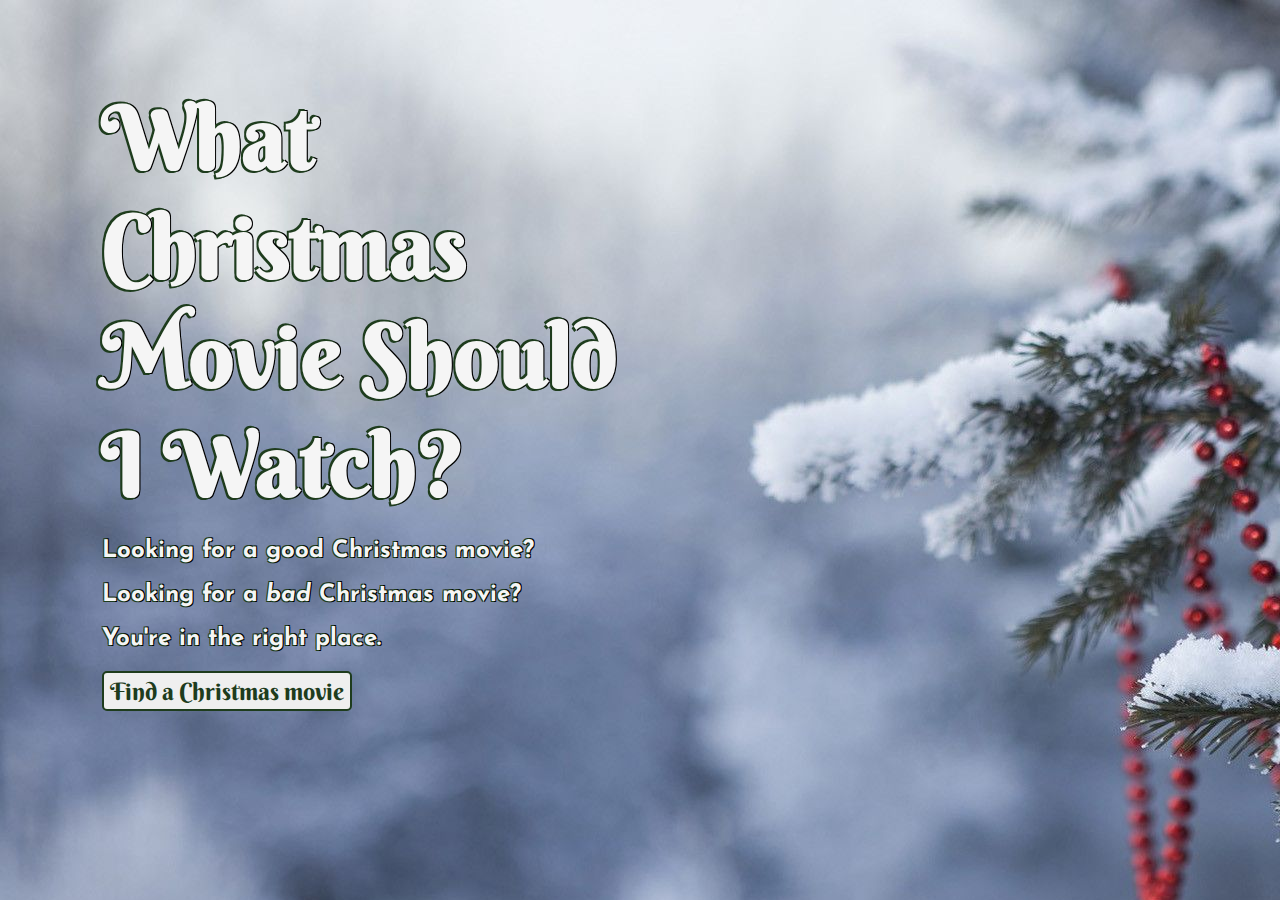
<file: Xmas_movie_chooser/index.html>
<!DOCTYPE html>
 <html lang="en">
 <head>
    <meta charset="utf-8">
    <link href="./style.css" type="text/CSS" rel="stylesheet">
    <link rel="preconnect" href="https://fonts.gstatic.com">
    <link rel="preconnect" href="https://fonts.gstatic.com" crossorigin>
    <link href="https://fonts.googleapis.com/css2?family=Josefin+Sans&display=swap" rel="stylesheet">
    <link href="https://fonts.googleapis.com/css2?family=Berkshire+Swash&display=swap" rel="stylesheet">
    <link href="https://fonts.googleapis.com/css2?family=Shippori+Antique&display=swap" rel="stylesheet">
    <title>What Christmas Movie Should I Watch?</title>
 </head>
 <body>
    <header id="landingPage">
      <br><h1 class="landing">What Christmas Movie Should I Watch?</h1>
      <h2 class="landing">Looking for a good Christmas movie?</h2>
      <h2 class="landing">Looking for a <em>bad</em> Christmas movie?</h2>
      <h2 class="landing">You're in the right place.</h2>
      <button id="goToBooleans" onclick="clickTheButton()">Find a Christmas movie</button>
    </header>
    <main id="movieChooser">
      <h1>Select the elements you want to see in a Christmas movie.</h1>
     <div id="booleans" class="grid-container">
       <div class="grid-item">
          <input type="checkbox" id="romance" name="romance" value="romance" onclick="chooseRomance()"></input>
          <label for="romance">A love story</label></div>
       <div class="grid-item">
          <input type="checkbox" id="musical" name="musical" value="musical" onclick="chooseMusical()"></input>
          <label for="musical">Singing and dancing</label></div>
       <div class="grid-item">
          <input type="checkbox" id="mistakenId" name="mistakenId" value="mistakenId" onclick="chooseMistakenId()"></input>
          <label for="mistakenId">A case of mistaken identity</label></div>
       <div class="grid-item">
          <input type="checkbox" id="charmingInn" name="charmingInn" value="charmingInn" onclick="chooseInn()"></input>
          <label for="charmingInn">A charming rural inn or bakery</label></div>
       <div class="grid-item">
            <input type="checkbox" id="royal" name="royal" value="royal" onclick="chooseRoyal()"></input>
            <label for="royal">A royal fairy tale</label>
        </div>
        <div class="grid-item">
            <input type="checkbox" id="familyIsNumber1" name="familyIsNumber1" value="familyIsNumber1" onclick="chooseFamily()"></input>
            <label for="familyIsNumber1">A lesson about the importance of family</label>
        </div>
        <div class="grid-item">
            <input type="checkbox" id="country" name="country" value="country" onclick="chooseCountry()"></input>
            <label for="country">A city fish out of water</label>
        </div>
        <div class="grid-item">
            <input type="checkbox" id="magic" name="magic" value="magic" onclick="chooseMagic()"></input>
            <label for="magic">Christmas magic</label>
        </div>
        <div class="grid-item">
            <input type="checkbox" id="famousActor" name="famousActor" value="famousActor" onclick="chooseFamousActor()"></input>
            <label for="famousActor">A well-known but aging actor</label>
        </div>
        <div class="grid-item">
            <input type="checkbox" id="childStar" name="childStar" value="childStar" onclick="chooseChildStar()"></input>
            <label for="childStar">A former child star grown up OR a grown-up star as a child</label>
        </div>
        <div class="grid-item">
            <input type="checkbox" id="familyFriendly" name="familyFriendly" value="familyFriendly" onclick="chooseFamilyFriendly()"></input>
            <label for="familyFriendly">A story the whole family can enjoy</label>
        </div>
      </div><br>
      <button id="makeChoice" onclick="chooseMovie()">Find me a Christmas movie!</button>
      <button id="perfectMovie" onclick="choosePerfectMovie()">Nothing but the best for me</button>
      <button id="worstMovie" onclick="chooseWorstMovie()">GIVE ME YOUR WORST.</button>
    </main><br>
 <main id="movieRec">
    <div id="introToMovies">
    <!-- movie intro piece here -->
    </div>
    <section id="movieRecommendations" class="movies">
        <!-- movie titles here -->
    </section>
    <br><button id="worstButton" onclick="oneMore()">I've seen that one.</button>
    <br><button onclick="window.location.reload()">Start over</button>
<footer>
    <br><br><aside id="more">Find out more! This <a href="./allmovies.html">alphabetical list</a> includes all the movies I've seen, with scores, summaries, comments, and stars!</aside>
    <br><span id="contact"><a href="http://ninjalante.github.io/resume.html">Like what you see</a>? I'm open to work! @ me: <a href="mailto:gretacwink@gmail.com">gretacwink@gmail.com</a></span>
</footer>
</main>

 
    <script src="./movie_objects.js"></script>
    <script src="./moviechooser.js"></script>
 </body>
 </html>
</file>
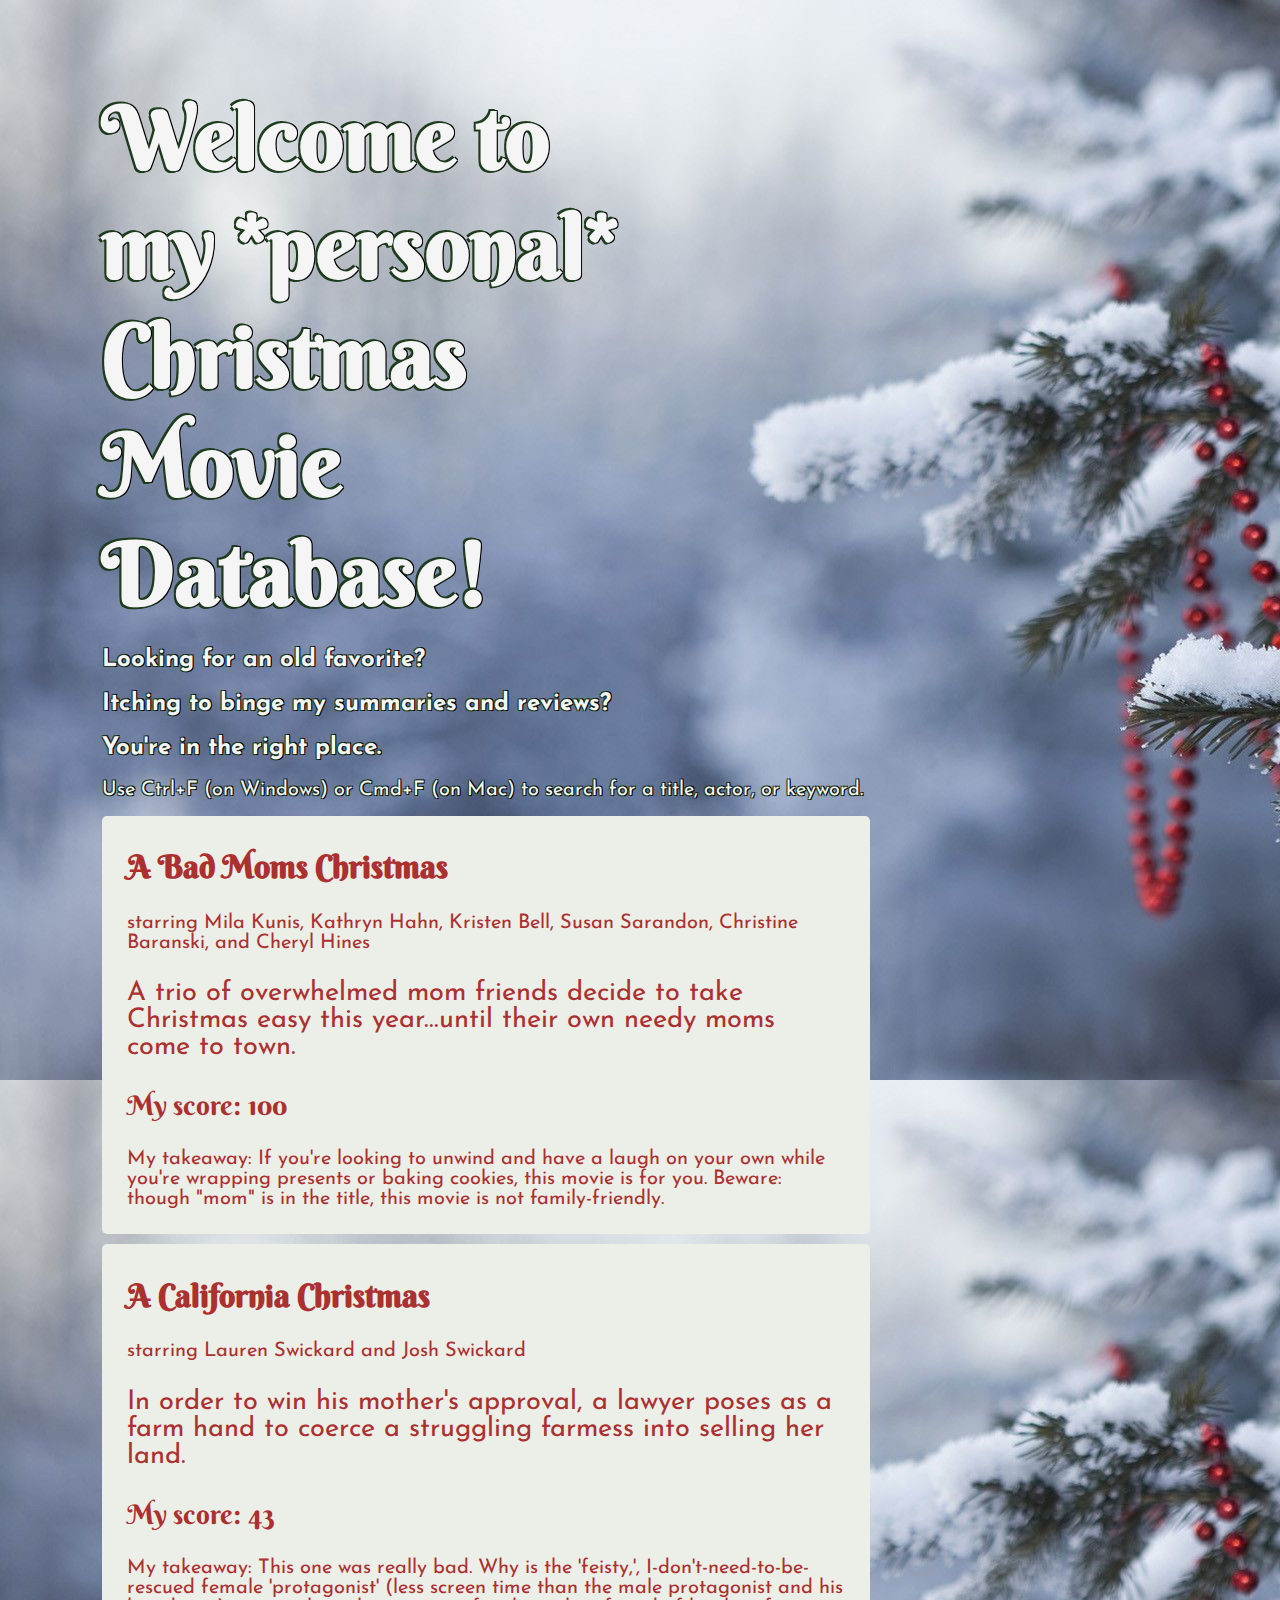
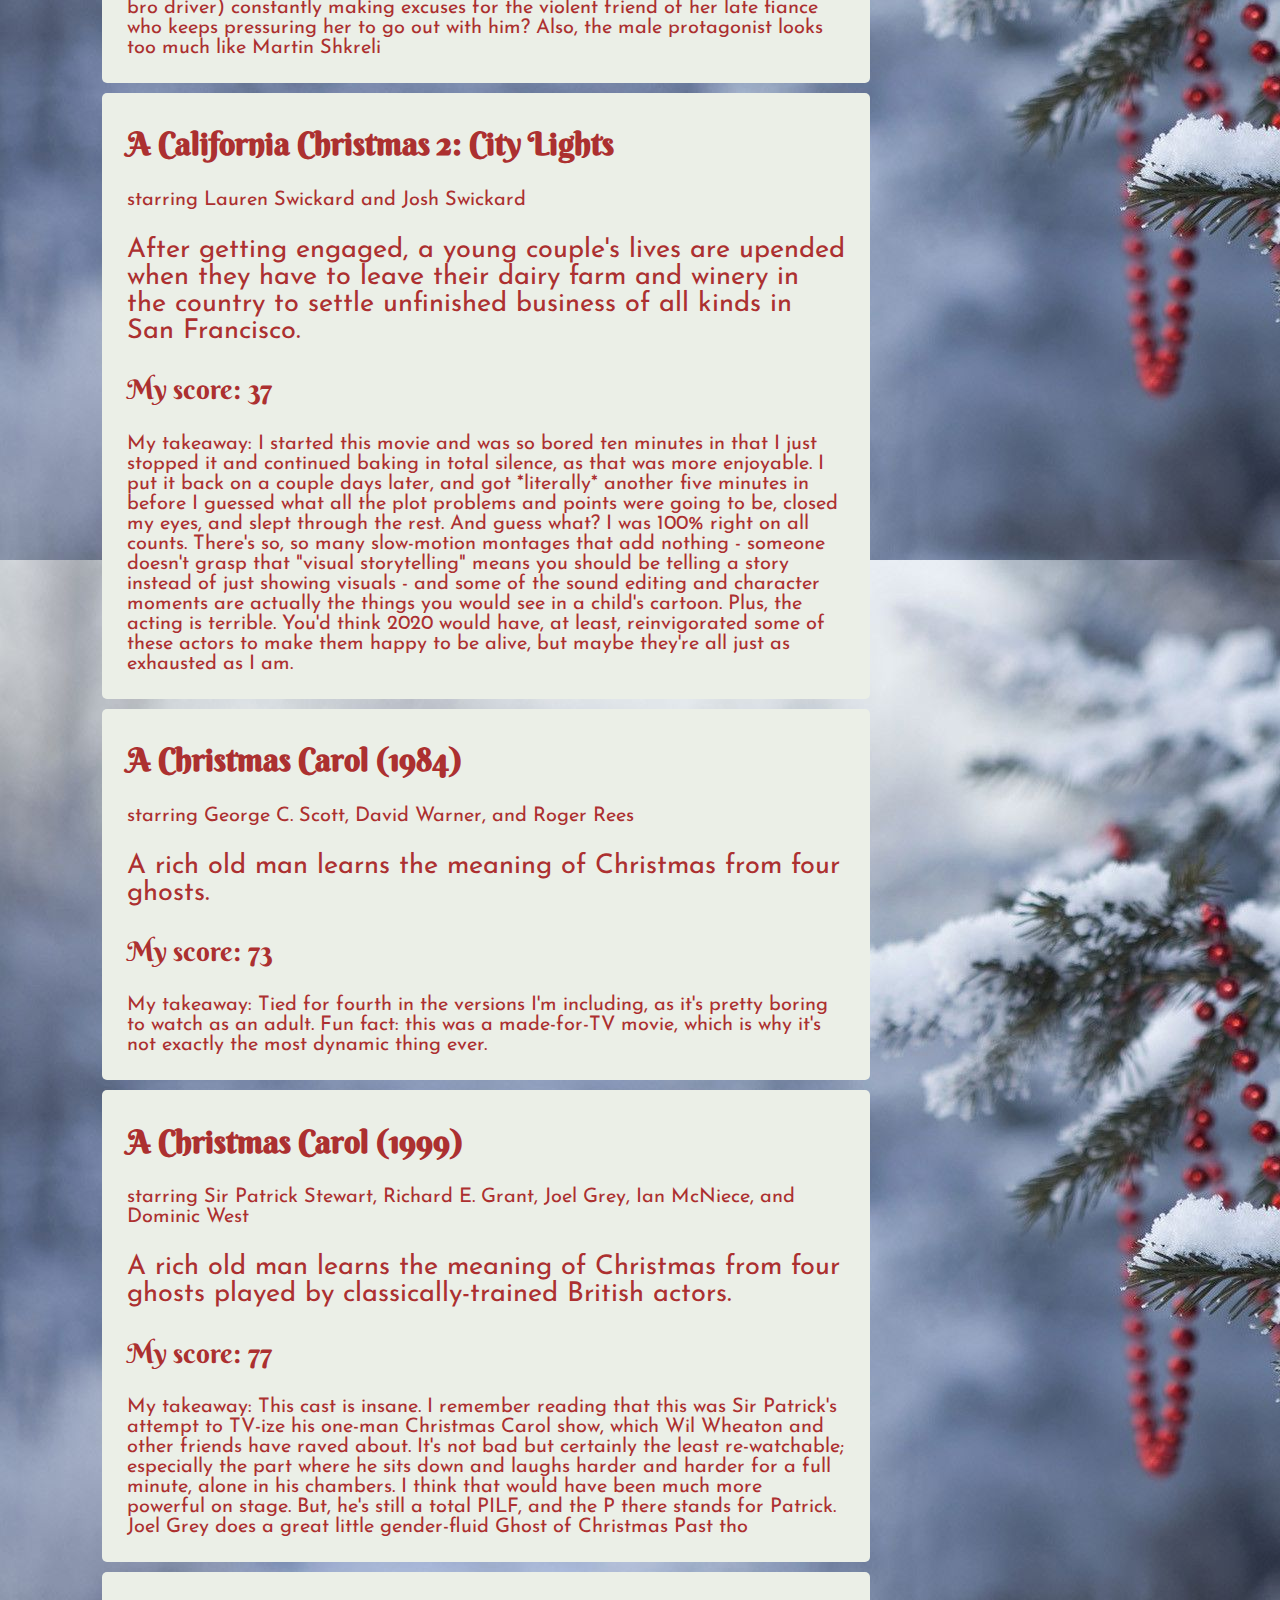
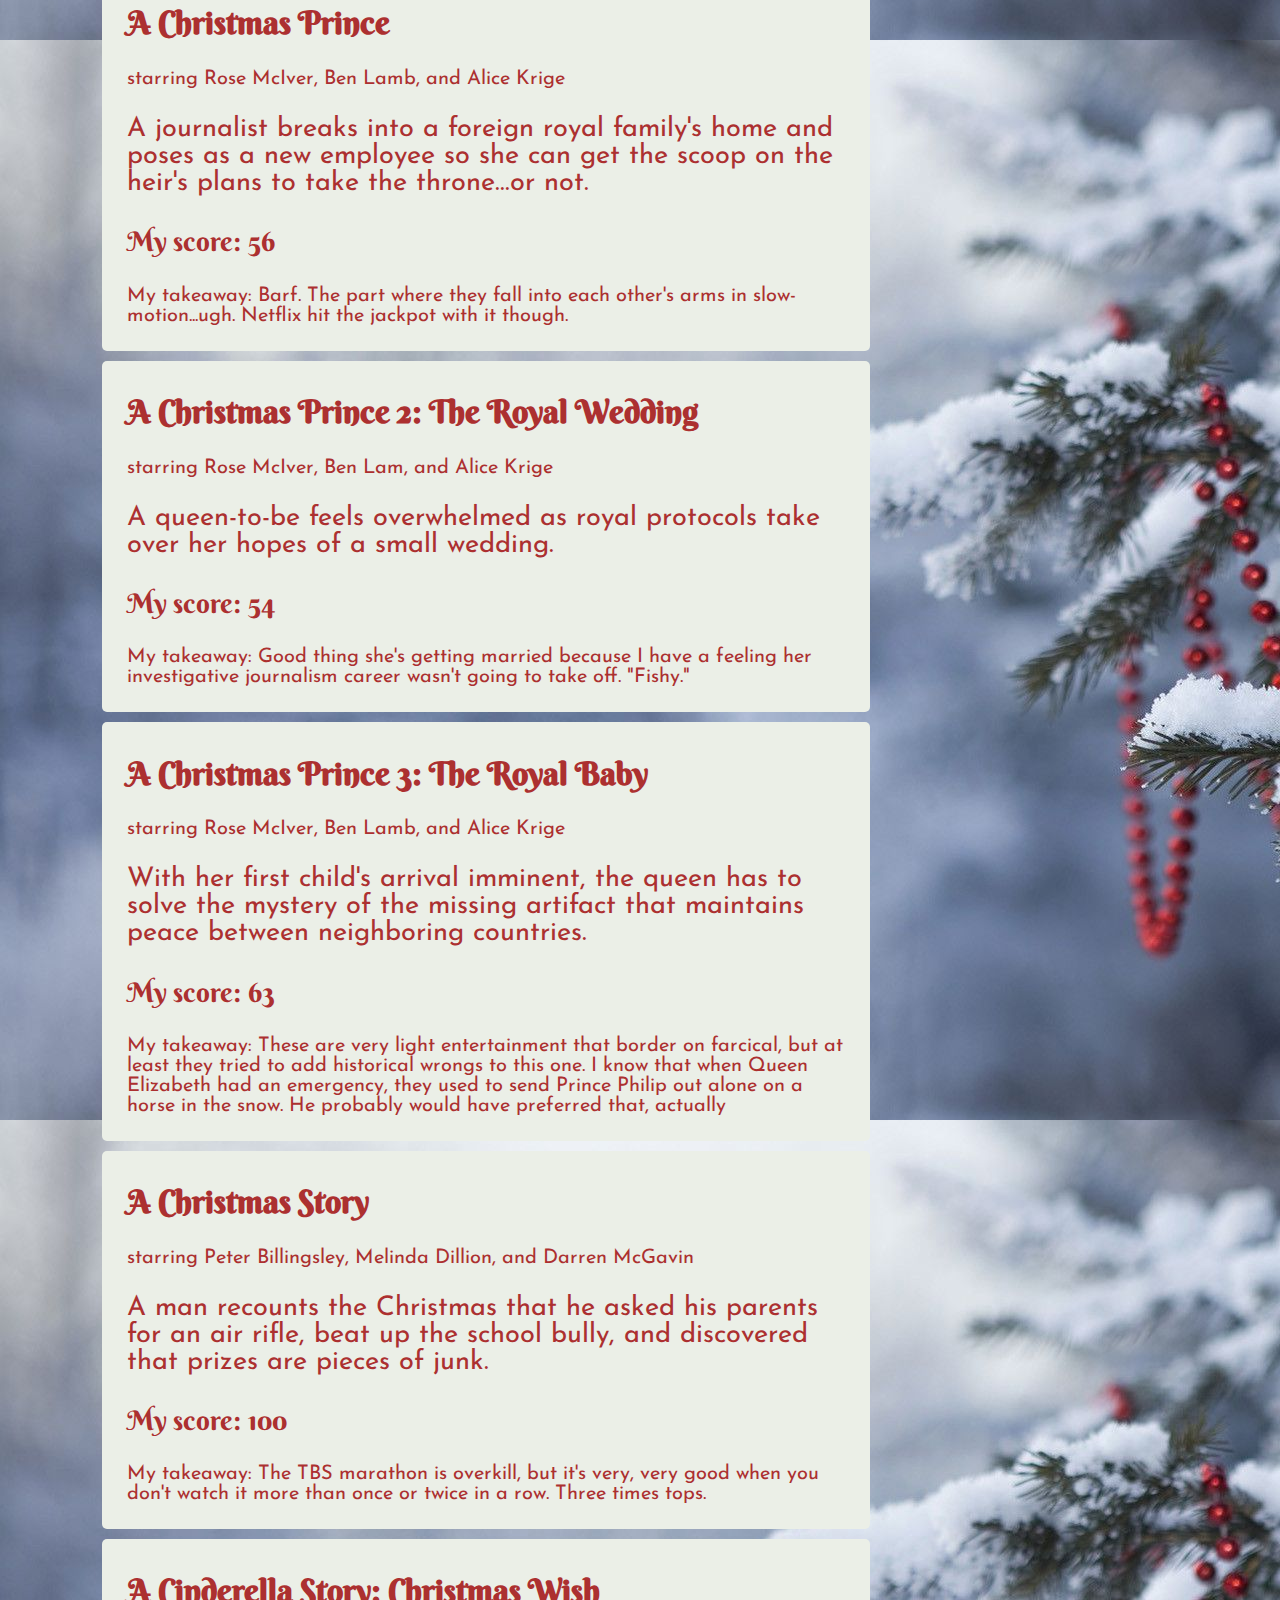
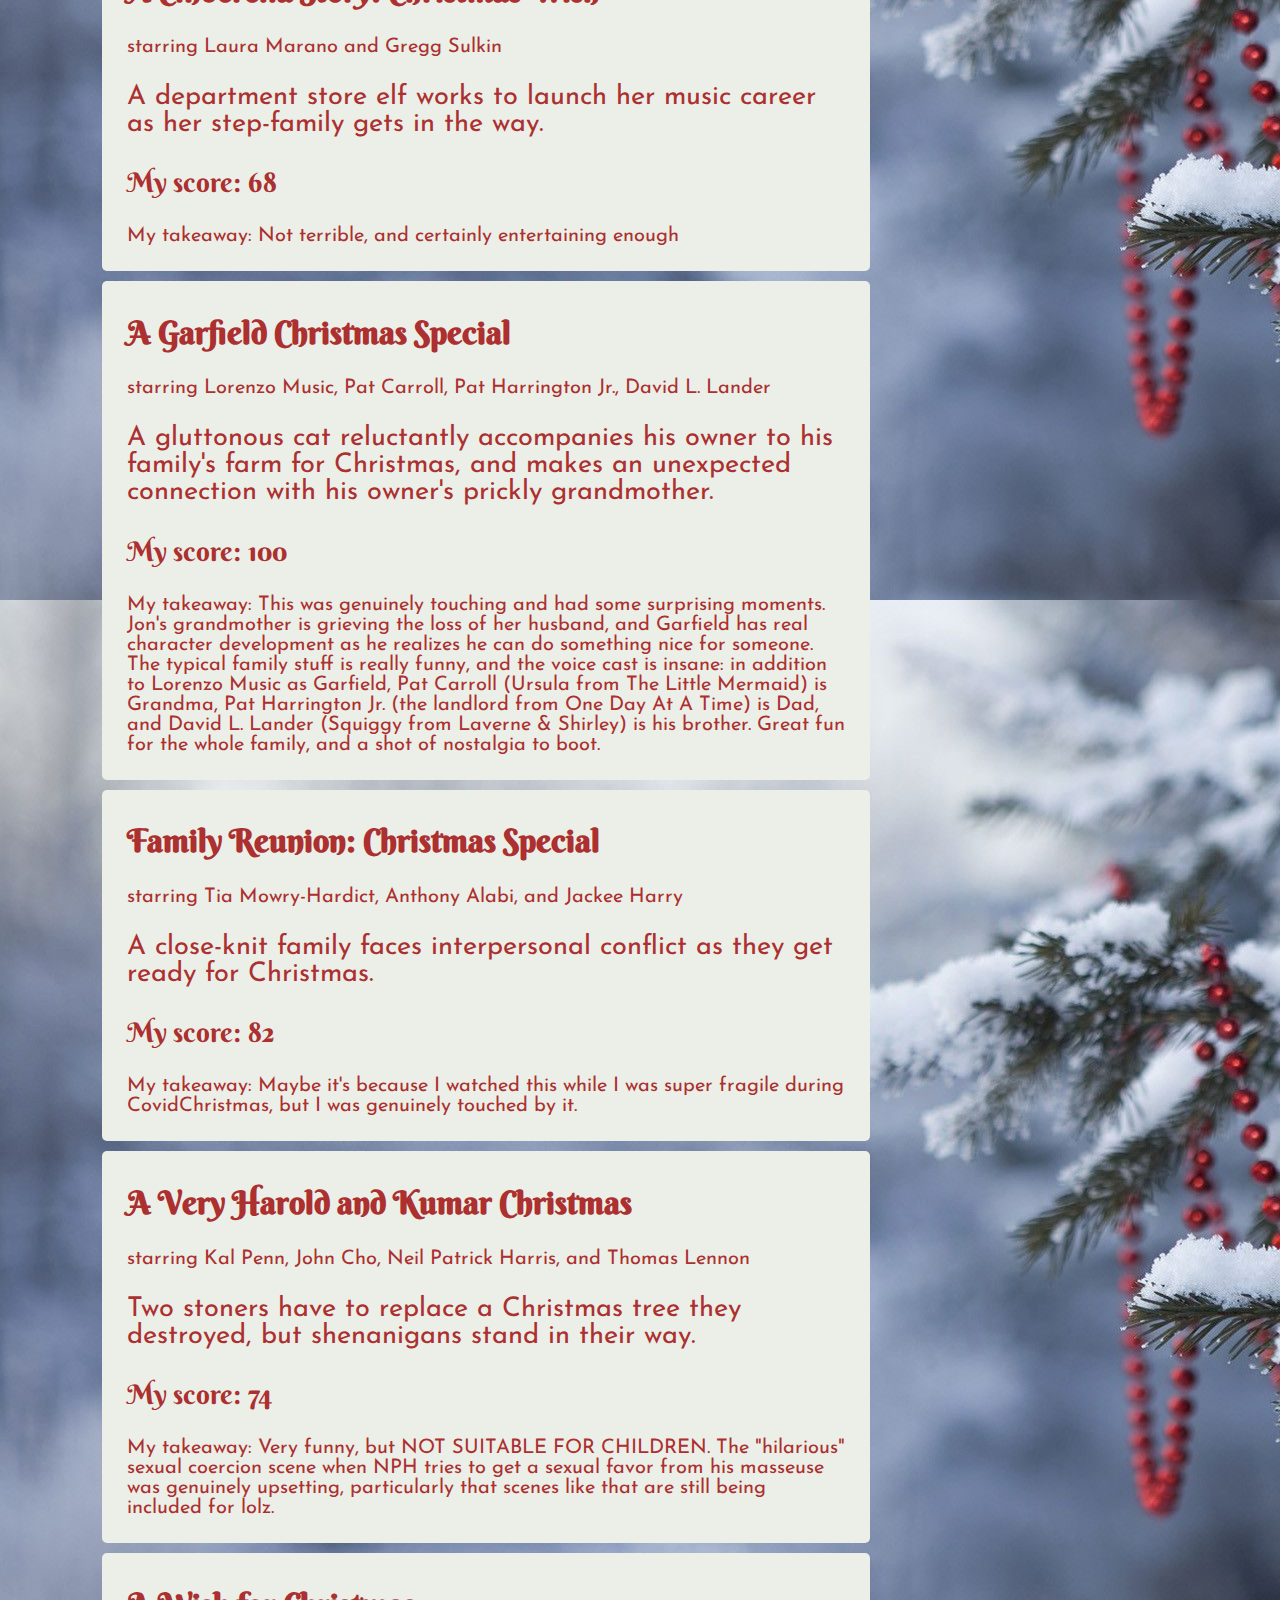
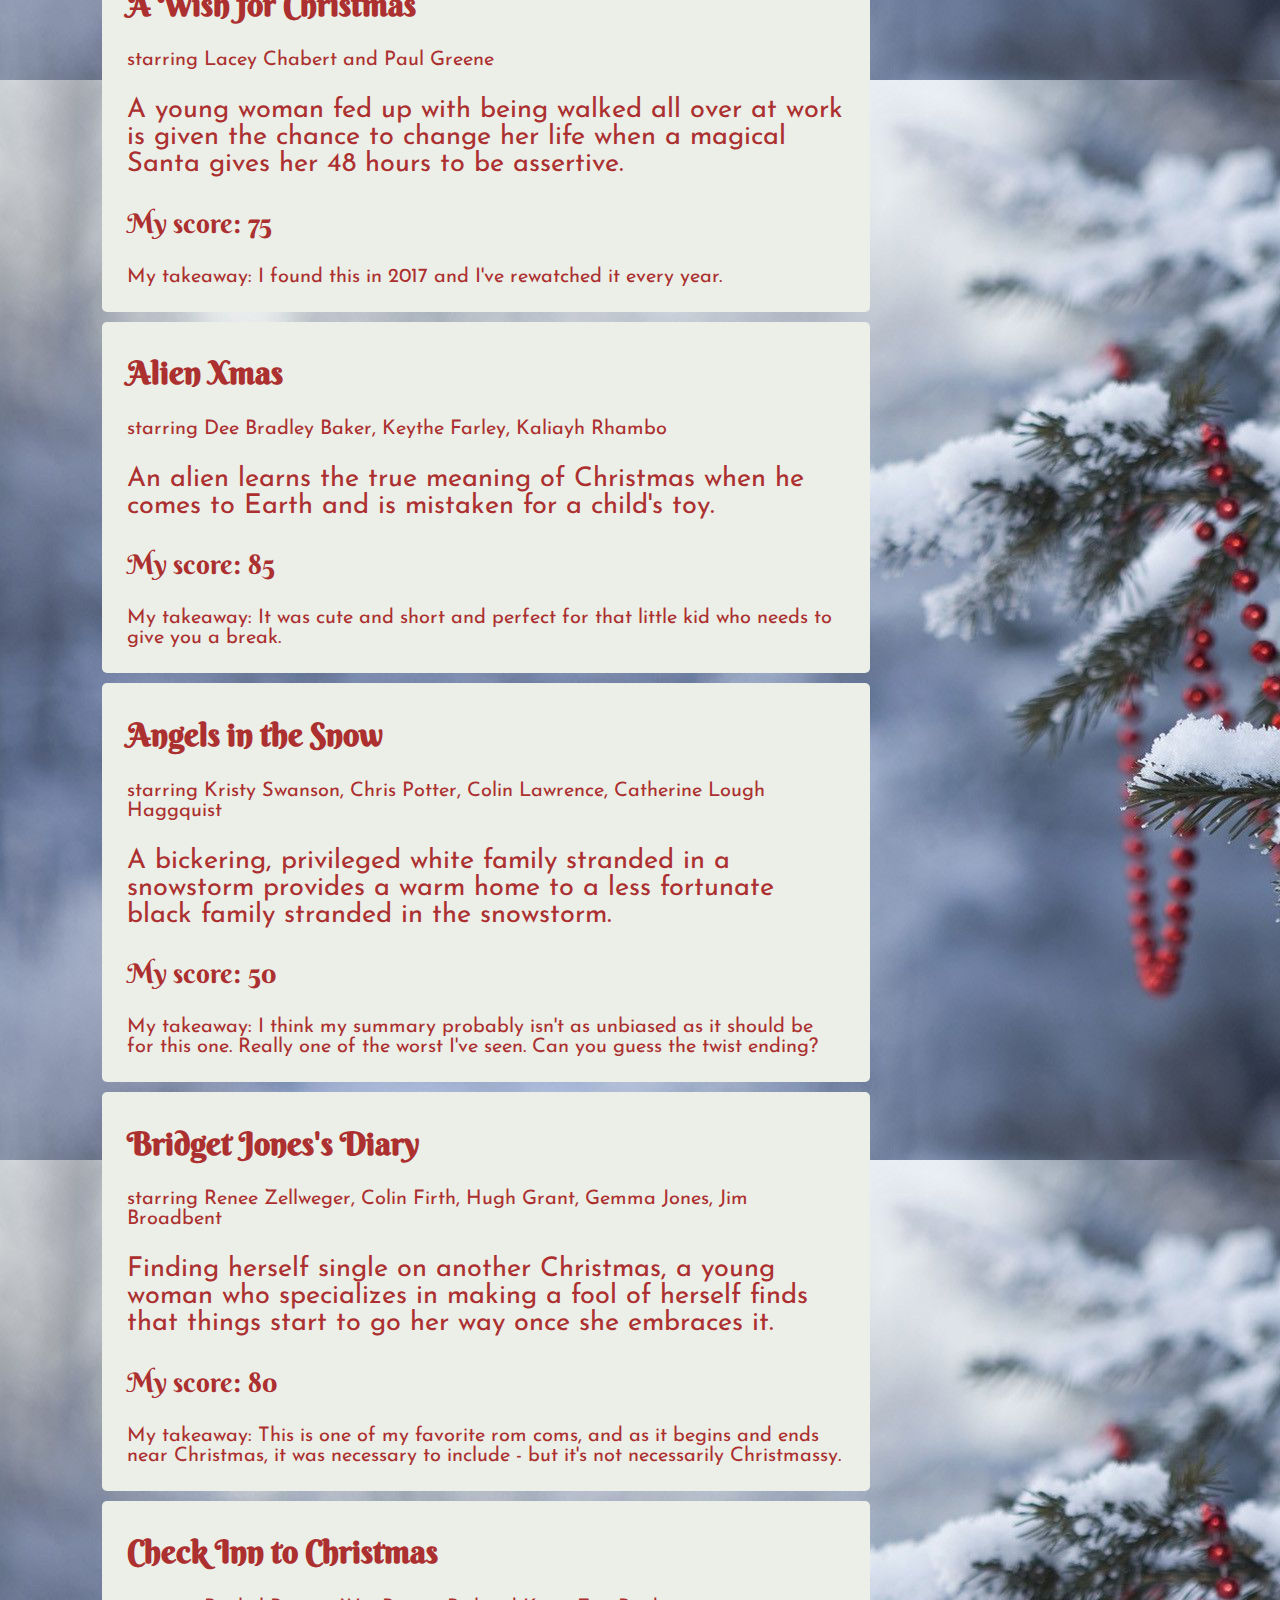
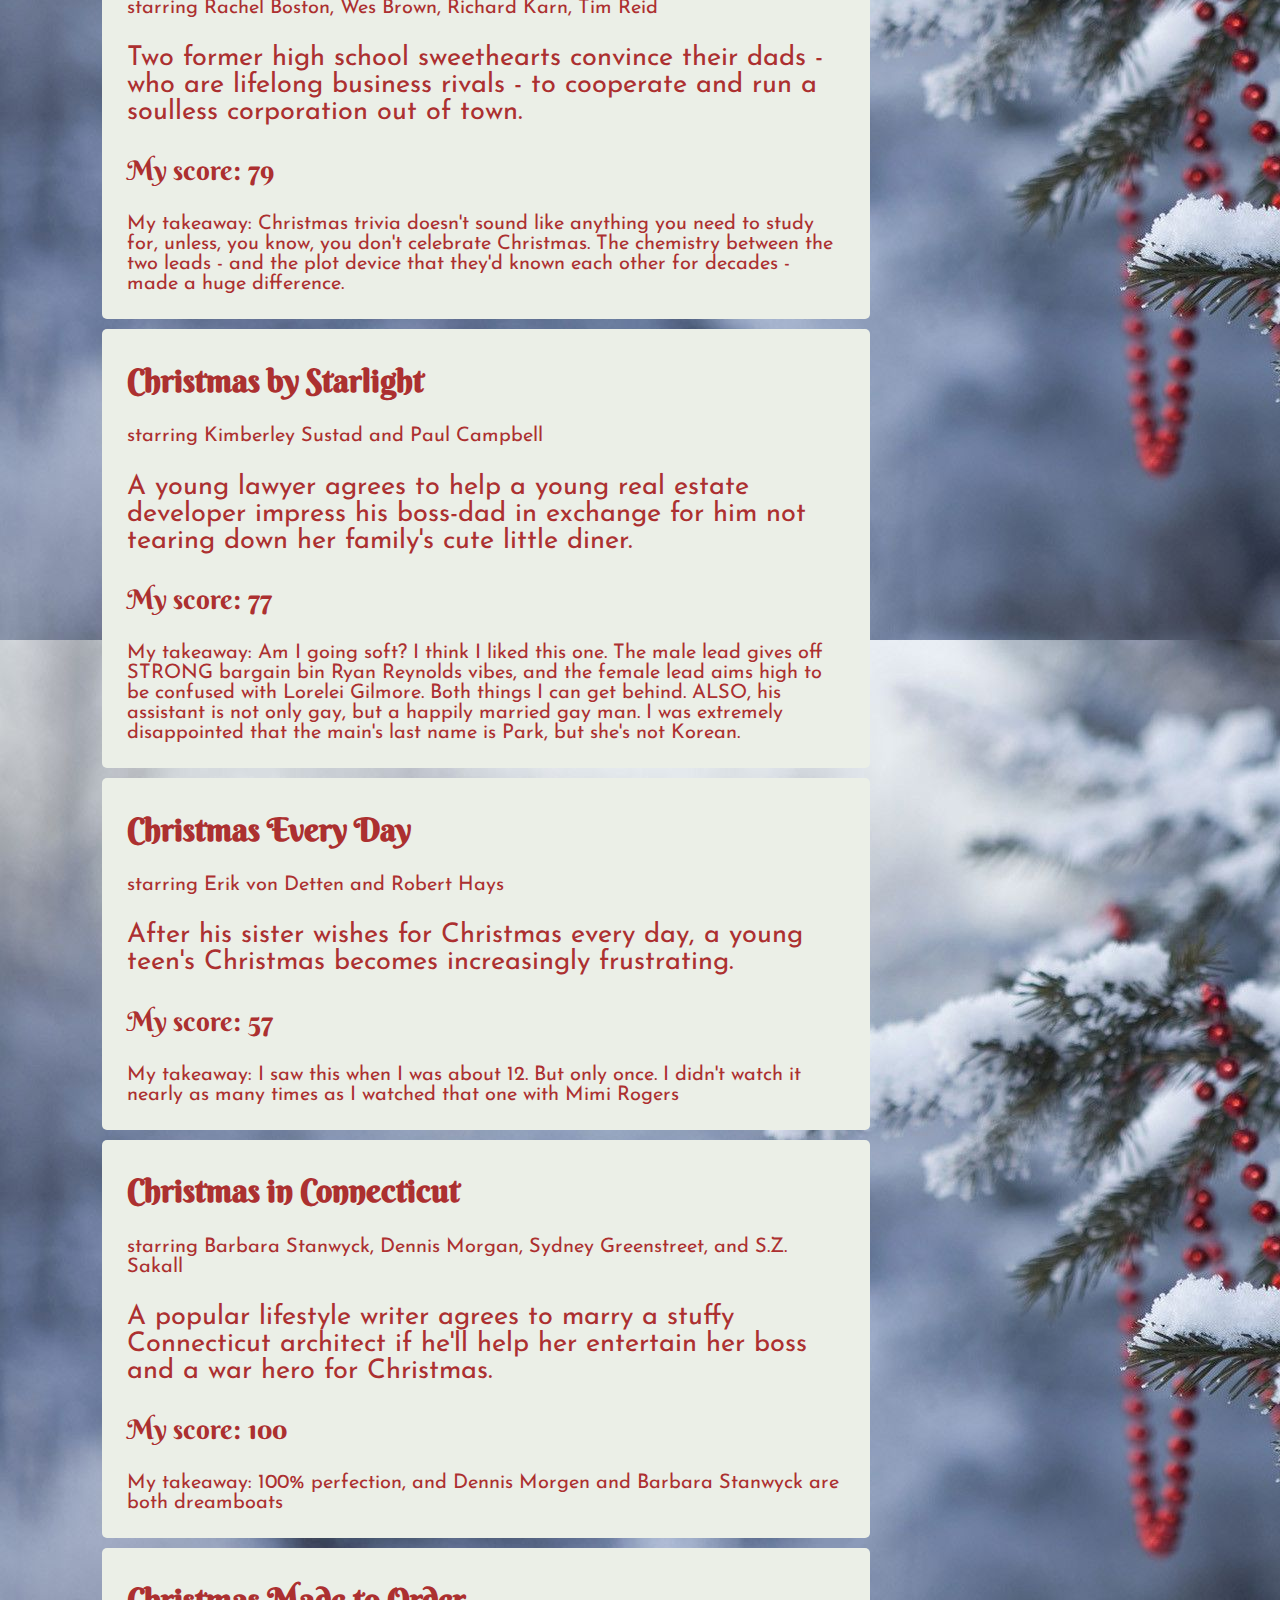
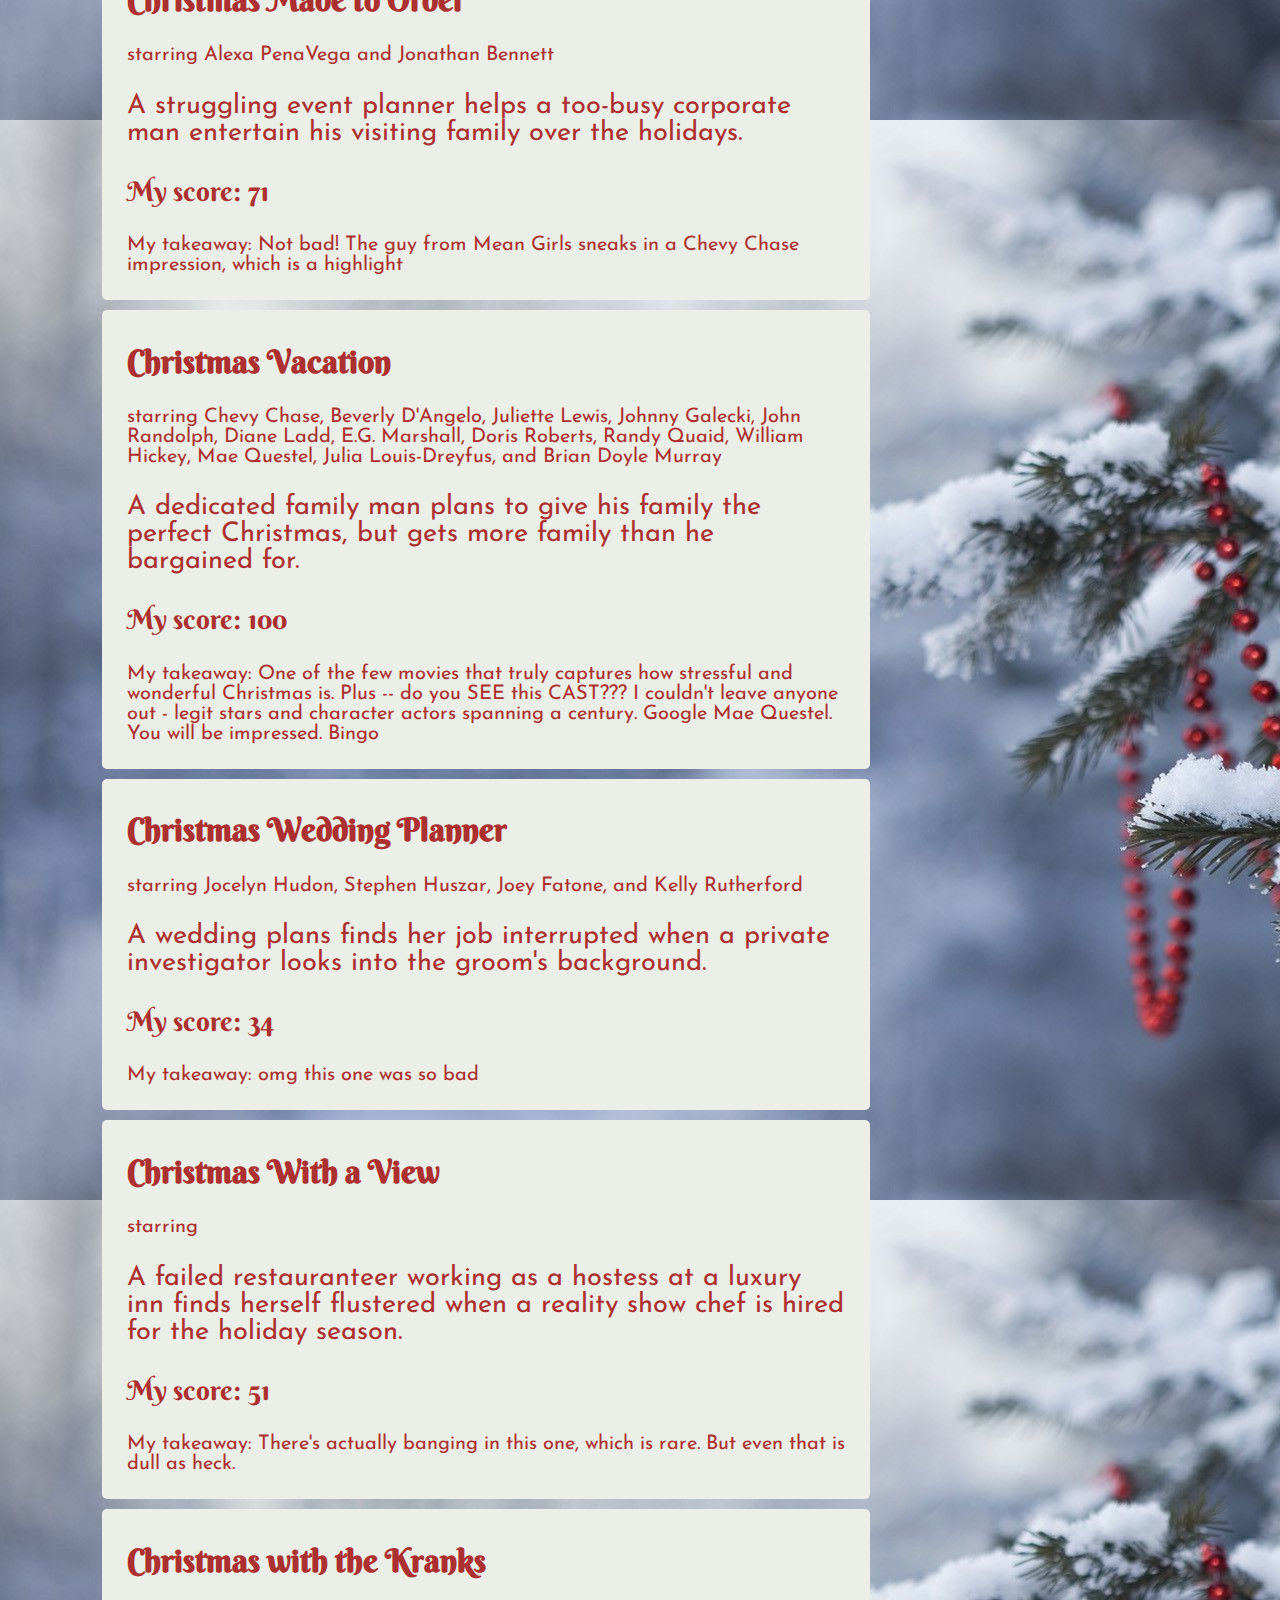
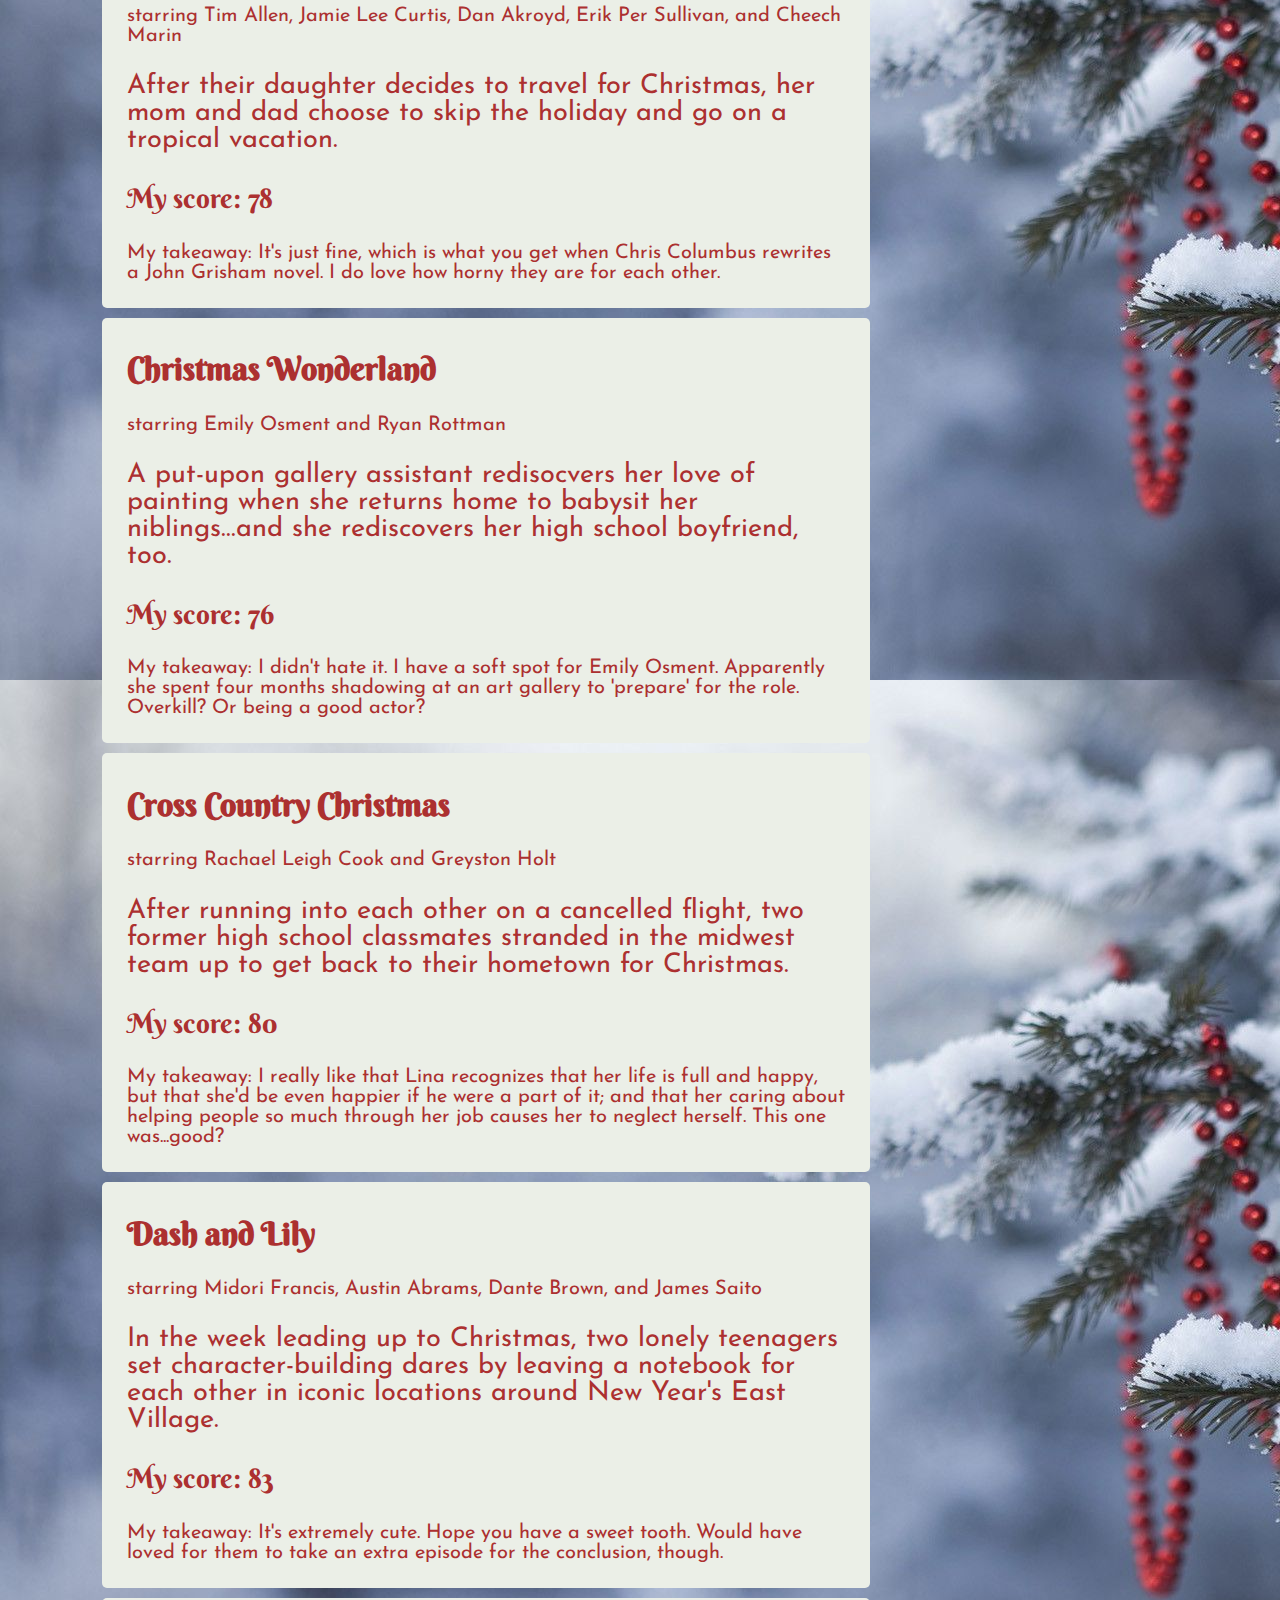
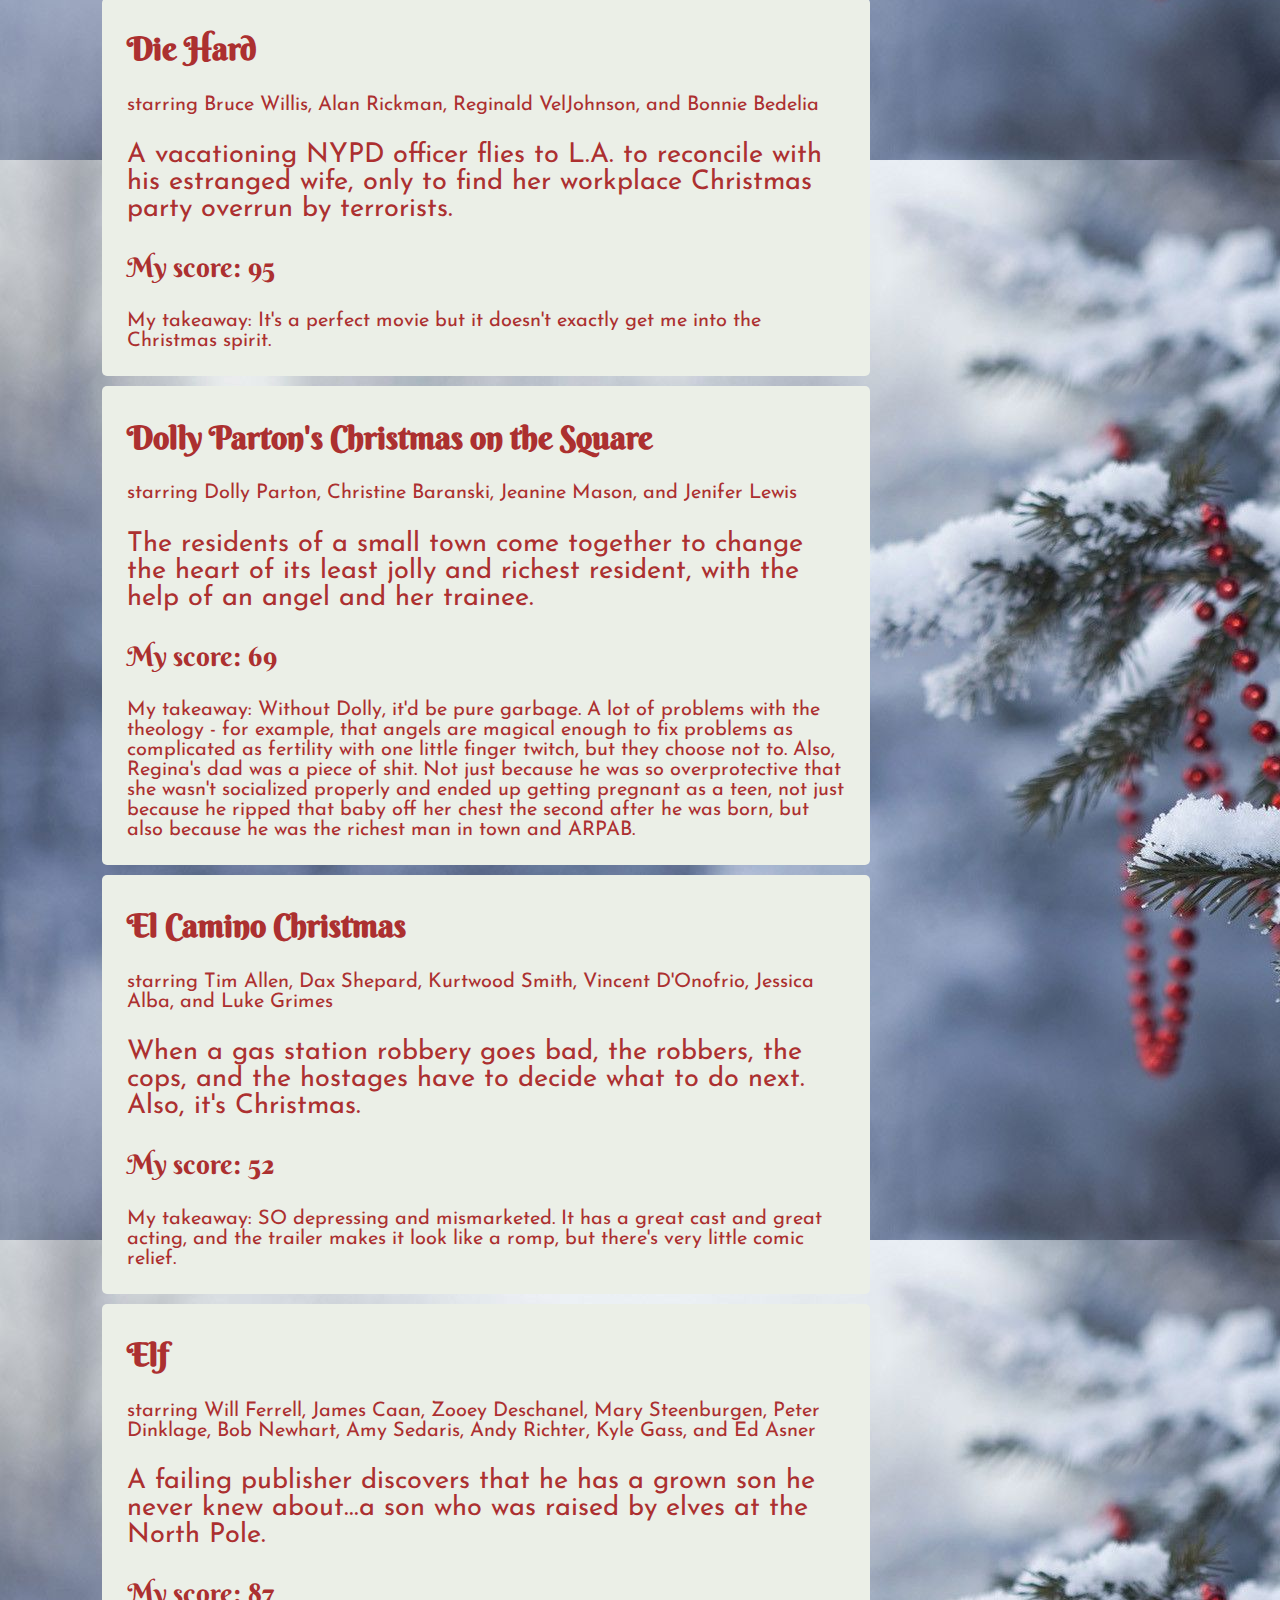
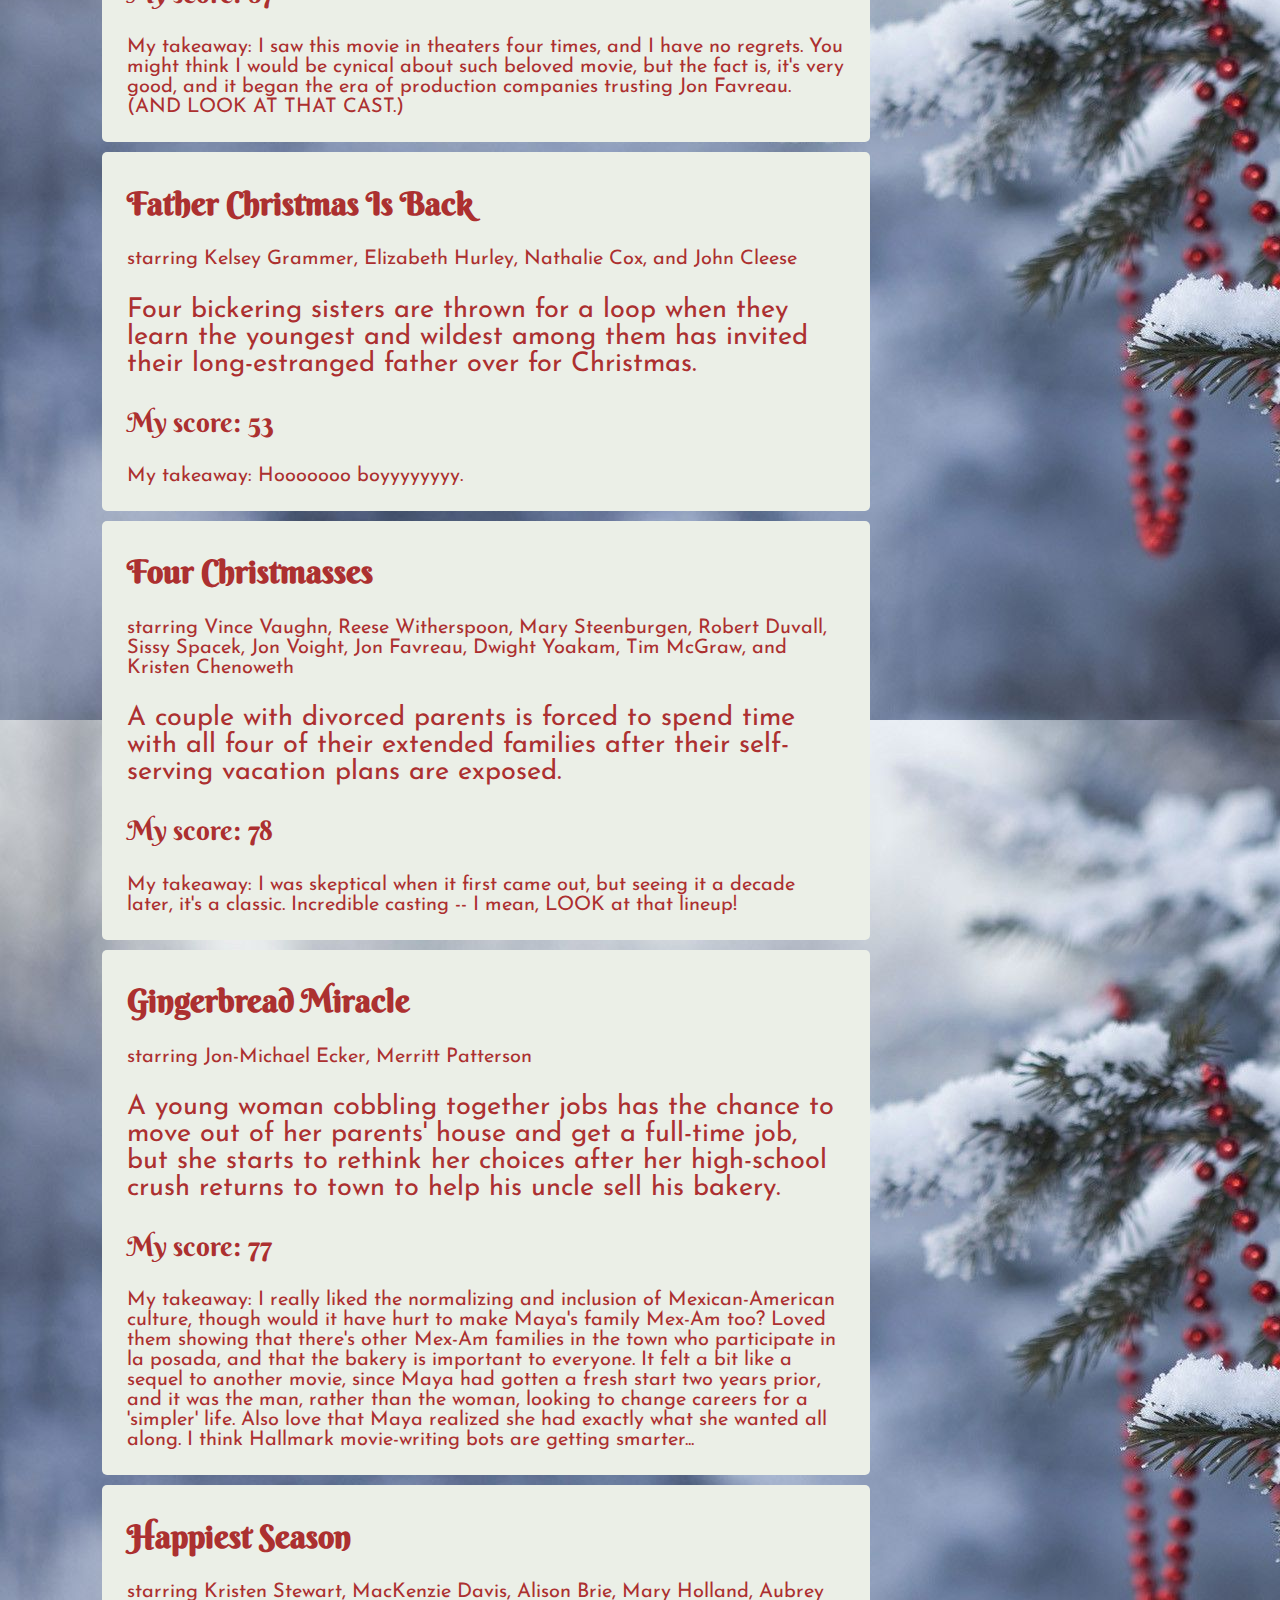
<file: Xmas_movie_chooser/allmovies.html>
<!DOCTYPE html>
<html lang="en">
<head>
   <meta charset="utf-8">
   <link href="./style.css" type="text/CSS" rel="stylesheet">
   <link rel="preconnect" href="https://fonts.gstatic.com">
   <link rel="preconnect" href="https://fonts.gstatic.com" crossorigin>
   <link href="https://fonts.googleapis.com/css2?family=Josefin+Sans&display=swap" rel="stylesheet">
   <link href="https://fonts.googleapis.com/css2?family=Berkshire+Swash&display=swap" rel="stylesheet">
   <link href="https://fonts.googleapis.com/css2?family=Shippori+Antique&display=swap" rel="stylesheet">
   <title>All Christmas Movies</title>
</head>
<body>
    <header>
        <br><h1>Welcome to my *personal* Christmas Movie Database!</h1>
        <h2>Looking for an old favorite?</h2>
        <h2>Itching to binge my summaries and reviews?</h2>
        <h2>You're in the right place.</h2>
        <aside>Use Ctrl+F (on Windows) or Cmd+F (on Mac) to search for a title, actor, or keyword.</aside><br>
    </header>
    <!--put a line here or something. Maybe add another indentation. The nav bar doesn't look right. scrap it if it doesn't work. -->
    <!--<section id="navigation">
        <nav class="homepage">
            <li>
                <p><a href="#a">A</a></p>
                <p><a href="#b">B</a></p>
                <p><a href="#c">C</a></p>
            </li>
        </nav>
    </section> -->
    <main id="movies">
        <section class="movieCard">
            <h2 id="badmoms">A Bad Moms Christmas</h2>
            <aside>starring Mila Kunis, Kathryn Hahn, Kristen Bell, Susan Sarandon, Christine Baranski, and Cheryl Hines</aside>
            <p>A trio of overwhelmed mom friends decide to take Christmas easy this year...until their own needy moms come to town.</p>
            <p class="myscore">My score: 100</p>
            <p class="gretastake">My takeaway: If you're looking to unwind and have a laugh on your own while you're wrapping presents or baking cookies, this movie is for you. Beware: though "mom" is in the title, this movie is not family-friendly.</p>
        </section>
        <section class="movieCard">
            <h2 id="CAxmas">A California Christmas</h2>
            <aside>starring Lauren Swickard and Josh Swickard</aside>
            <p>In order to win his mother's approval, a lawyer poses as a farm hand to coerce a struggling farmess into selling her land.</p>
            <p class="myscore">My score: 43</p>
            <p class="gretastake">My takeaway: This one was really bad. Why is the 'feisty,', I-don't-need-to-be-rescued female 'protagonist' (less screen time than the male protagonist and his bro driver) constantly making excuses for the violent friend of her late fiance who keeps pressuring her to go out with him? Also, the male protagonist looks too much like Martin Shkreli</p>
        </section>
        <section class="movieCard">
            <h2 id="CAxmas2">A California Christmas 2: City Lights</h2>
            <aside>starring Lauren Swickard and Josh Swickard</aside>
            <p>After getting engaged, a young couple's lives are upended when they have to leave their dairy farm and winery in the country to settle unfinished business of all kinds in San Francisco.</p>
            <p class="myscore">My score: 37</p>
            <p class="gretastake">My takeaway: I started this movie and was so bored ten minutes in that I just stopped it and continued baking in total silence, as that was more enjoyable. I put it back on a couple days later, and got *literally* another five minutes in before I guessed what all the plot problems and points were going to be, closed my eyes, and slept through the rest. And guess what? I was 100% right on all counts. There's so, so many slow-motion montages that add nothing - someone doesn't grasp that "visual storytelling" means you should be telling a story instead of just showing visuals - and some of the sound editing and character moments are actually the things you would see in a child's cartoon. Plus, the acting is terrible. You'd think 2020 would have, at least, reinvigorated some of these actors to make them happy to be alive, but maybe they're all just as exhausted as I am. </p>
        </section> 
        <section class="movieCard">
            <h2 id="carol-scott">A Christmas Carol (1984)</h2>
            <aside>starring George C. Scott, David Warner, and Roger Rees</aside>
            <p>A rich old man learns the meaning of Christmas from four ghosts.</p>
            <p class="myscore">My score: 73</p>
            <p class="gretastake">My takeaway: Tied for fourth in the versions I'm including, as it's pretty boring to watch as an adult. Fun fact: this was a made-for-TV movie, which is why it's not exactly the most dynamic thing ever.</p>
        </section>
        <section class="movieCard">
            <h2 id="carol-patrick">A Christmas Carol (1999)</h2>
            <aside>starring Sir Patrick Stewart, Richard E. Grant, Joel Grey, Ian McNiece, and Dominic West</aside>
            <p>A rich old man learns the meaning of Christmas from four ghosts played by classically-trained British actors.</p>
            <p class="myscore">My score: 77</p>
            <p class="gretastake">My takeaway: This cast is insane. I remember reading that this was Sir Patrick's attempt to TV-ize his one-man Christmas Carol show, which Wil Wheaton and other friends have raved about. It's not bad but certainly the least re-watchable; especially the part where he sits down and laughs harder and harder for a full minute, alone in his chambers. I think that would have been much more powerful on stage. But, he's still a total PILF, and the P there stands for Patrick. Joel Grey does a great little gender-fluid Ghost of Christmas Past tho</p>
        </section> 
        <section class="movieCard">
            <h2 id="xmasPrince">A Christmas Prince</h2>
            <aside>starring Rose McIver, Ben Lamb, and Alice Krige</aside>
            <p>A journalist breaks into a foreign royal family's home and poses as a new employee so she can get the scoop on the heir's plans to take the throne...or not.</p>
            <p class="myscore">My score: 56</p>
            <p class="gretastake">My takeaway: Barf. The part where they fall into each other's arms in slow-motion...ugh. Netflix hit the jackpot with it though.</p>
        </section>
        <section class="movieCard">
            <h2 id="xmasPrince2">A Christmas Prince 2: The Royal Wedding</h2>
            <aside>starring Rose McIver, Ben Lam, and Alice Krige</aside>
            <p>A queen-to-be feels overwhelmed as royal protocols take over her hopes of a small wedding.</p>
            <p class="myscore">My score: 54</p>
            <p class="gretastake">My takeaway: Good thing she's getting married because I have a feeling her investigative journalism career wasn't going to take off. "Fishy."</p>
        </section> 
        <section class="movieCard">
            <h2 id="xmasPrince3">A Christmas Prince 3: The Royal Baby</h2>
            <aside>starring Rose McIver, Ben Lamb, and Alice Krige</aside>
            <p>With her first child's arrival imminent, the queen has to solve the mystery of the missing artifact that maintains peace between neighboring countries.</p>
            <p class="myscore">My score: 63</p>
            <p class="gretastake">My takeaway: These are very light entertainment that border on farcical, but at least they tried to add historical wrongs to this one. I know that when Queen Elizabeth had an emergency, they used to send Prince Philip out alone on a horse in the snow. He probably would have preferred that, actually</p>
        </section> 
        <section class="movieCard">
            <h2 id="xmasstory">A Christmas Story</h2>
            <aside>starring Peter Billingsley, Melinda Dillion, and Darren McGavin</aside>
            <p>A man recounts the Christmas that he asked his parents for an air rifle, beat up the school bully, and discovered that prizes are pieces of junk.</p>
            <p class="myscore">My score: 100</p>
            <p class="gretastake">My takeaway: The TBS marathon is overkill, but it's very, very good when you don't watch it more than once or twice in a row. Three times tops.</p>
        </section> 
        <section class="movieCard">
            <h2 id="xmascinderella">A Cinderella Story: Christmas Wish</h2>
            <aside>starring Laura Marano and Gregg Sulkin</aside>
            <p>A department store elf works to launch her music career as her step-family gets in the way.</p>
            <p class="myscore">My score: 68</p>
            <p class="gretastake">My takeaway: Not terrible, and certainly entertaining enough</p>
        </section>
        <section class="movieCard">
            <h2 id="garfieldxmas">A Garfield Christmas Special</h2>
            <aside>starring Lorenzo Music, Pat Carroll, Pat Harrington Jr., David L. Lander</aside>
            <p>A gluttonous cat reluctantly accompanies his owner to his family's farm for Christmas, and makes an unexpected connection with his owner's prickly grandmother.</p>
            <p class="myscore">My score: 100</p>
            <p class="gretastake">My takeaway: This was genuinely touching and had some surprising moments. Jon's grandmother is grieving the loss of her husband, and Garfield has real character development as he realizes he can do something nice for someone. The typical family stuff is really funny, and the voice cast is insane: in addition to Lorenzo Music as Garfield, Pat Carroll (Ursula from The Little Mermaid) is Grandma, Pat Harrington Jr. (the landlord from One Day At A Time) is Dad, and David L. Lander (Squiggy from Laverne & Shirley) is his brother. Great fun for the whole family, and a shot of nostalgia to boot.</p>
        </section> 
        <section class="movieCard">
            <h2 id="famreunion">Family Reunion: Christmas Special</h2>
            <aside>starring Tia Mowry-Hardict, Anthony Alabi, and Jackee Harry</aside>
            <p>A close-knit family faces interpersonal conflict as they get ready for Christmas.</p>
            <p class="myscore">My score: 82</p>
            <p class="gretastake">My takeaway: Maybe it's because I watched this while I was super fragile during CovidChristmas, but I was genuinely touched by it.</p>
        </section>
        <section class="movieCard">
            <h2 id="haroldandkumar">A Very Harold and Kumar Christmas</h2>
            <aside>starring Kal Penn, John Cho, Neil Patrick Harris, and Thomas Lennon</aside>
            <p>Two stoners have to replace a Christmas tree they destroyed, but shenanigans stand in their way.</p>
            <p class="myscore">My score: 74</p>
            <p class="gretastake">My takeaway: Very funny, but NOT SUITABLE FOR CHILDREN. The "hilarious" sexual coercion scene when NPH tries to get a sexual favor from his masseuse was genuinely upsetting, particularly that scenes like that are still being included for lolz.</p>
        </section>
        <section class="movieCard">
            <h2 id="wish4xmas">A Wish for Christmas</h2>
            <aside>starring Lacey Chabert and Paul Greene</aside>
            <p>A young woman fed up with being walked all over at work is given the chance to change her life when a magical Santa gives her 48 hours to be assertive.</p>
            <p class="myscore">My score: 75</p>
            <p class="gretastake">My takeaway: I found this in 2017 and I've rewatched it every year.</p>
        </section>
        <section class="movieCard">
            <h2 id="alienxmas">Alien Xmas</h2>
            <aside>starring Dee Bradley Baker, Keythe Farley, Kaliayh Rhambo</aside>
            <p>An alien learns the true meaning of Christmas when he comes to Earth and is mistaken for a child's toy.</p>
            <p class="myscore">My score: 85</p>
            <p class="gretastake">My takeaway: It was cute and short and perfect for that little kid who needs to give you a break.</p>
        </section> 
        <section class="movieCard">
            <h2 id="id">Angels in the Snow</h2>
            <aside>starring Kristy Swanson, Chris Potter, Colin Lawrence, Catherine Lough Haggquist</aside>
            <p>A bickering, privileged white family stranded in a snowstorm provides a warm home to a less fortunate black family stranded in the snowstorm.</p>
            <p class="myscore">My score: 50</p>
            <p class="gretastake">My takeaway: I think my summary probably isn't as unbiased as it should be for this one. Really one of the worst I've seen. Can you guess the twist ending?</p>
        </section>
        <section class="movieCard">
            <h2 id="bridget">Bridget Jones's Diary</h2>
            <aside>starring Renee Zellweger, Colin Firth, Hugh Grant, Gemma Jones, Jim Broadbent</aside>
            <p>Finding herself single on another Christmas, a young woman who specializes in making a fool of herself finds that things start to go her way once she embraces it.</p>
            <p class="myscore">My score: 80</p>
            <p class="gretastake">My takeaway: This is one of my favorite rom coms, and as it begins and ends near Christmas, it was necessary to include - but it's not necessarily Christmassy.</p>
        </section> 
        <section class="movieCard">
            <h2 id="checkinn">Check Inn to Christmas</h2>
            <aside>starring Rachel Boston, Wes Brown, Richard Karn, Tim Reid</aside>
            <p>Two former high school sweethearts convince their dads - who are lifelong business rivals - to cooperate and run a soulless corporation out of town.</p>
            <p class="myscore">My score: 79</p>
            <p class="gretastake">My takeaway: Christmas trivia doesn't sound like anything you need to study for, unless, you know, you don't celebrate Christmas. The chemistry between the two leads - and the plot device that they'd known each other for decades - made a huge difference.</p>
        </section>
        <section class="movieCard">
            <h2 id="xmasstar">Christmas by Starlight</h2>
            <aside>starring Kimberley Sustad and Paul Campbell</aside>
            <p>A young lawyer agrees to help a young real estate developer impress his boss-dad in exchange for him not tearing down her family's cute little diner.</p>
            <p class="myscore">My score: 77</p>
            <p class="gretastake">My takeaway: Am I going soft? I think I liked this one. The male lead gives off STRONG bargain bin Ryan Reynolds vibes, and the female lead aims high to be confused with Lorelei Gilmore. Both things I can get behind. ALSO, his assistant is not only gay, but a happily married gay man. I was extremely disappointed that the main's last name is Park, but she's not Korean.</p>
        </section> 
        <section class="movieCard">
            <h2 id="xmaseveryday">Christmas Every Day</h2>
            <aside>starring Erik von Detten and Robert Hays</aside>
            <p>After his sister wishes for Christmas every day, a young teen's Christmas becomes increasingly frustrating.</p>
            <p class="myscore">My score: 57</p>
            <p class="gretastake">My takeaway: I saw this when I was about 12. But only once. I didn't watch it nearly as many times as I watched that one with Mimi Rogers</p>
        </section> 
        <section class="movieCard">
            <h2 id="xmasct">Christmas in Connecticut</h2>
            <aside>starring Barbara Stanwyck, Dennis Morgan, Sydney Greenstreet, and S.Z. Sakall</aside>
            <p>A popular lifestyle writer agrees to marry a stuffy Connecticut architect if he'll help her entertain her boss and a war hero for Christmas.</p>
            <p class="myscore">My score: 100</p>
            <p class="gretastake">My takeaway: 100% perfection, and Dennis Morgen and Barbara Stanwyck are both dreamboats</p>
        </section>
        <section class="movieCard">
            <h2 id="xmasorder">Christmas Made to Order</h2>
            <aside>starring Alexa PenaVega and Jonathan Bennett</aside>
            <p>A struggling event planner helps a too-busy corporate man entertain his visiting family over the holidays.</p>
            <p class="myscore">My score: 71</p>
            <p class="gretastake">My takeaway: Not bad! The guy from Mean Girls sneaks in a Chevy Chase impression, which is a highlight</p>
        </section>
        <section class="movieCard">
            <h2 id="xmasvacay">Christmas Vacation</h2>
            <aside>starring Chevy Chase, Beverly D'Angelo, Juliette Lewis, Johnny Galecki, John Randolph, Diane Ladd, E.G. Marshall, Doris Roberts, Randy Quaid, William Hickey, Mae Questel, Julia Louis-Dreyfus, and Brian Doyle Murray</aside>
            <p>A dedicated family man plans to give his family the perfect Christmas, but gets more family than he bargained for.</p>
            <p class="myscore">My score: 100</p>
            <p class="gretastake">My takeaway: One of the few movies that truly captures how stressful and wonderful Christmas is. Plus -- do you SEE this CAST??? I couldn't leave anyone out - legit stars and character actors spanning a century. Google Mae Questel. You will be impressed. Bingo</p>
        </section>
        <section class="movieCard">
            <h2 id="xmaswedplan">Christmas Wedding Planner</h2>
            <aside>starring Jocelyn Hudon, Stephen Huszar, Joey Fatone, and Kelly Rutherford</aside>
            <p>A wedding plans finds her job interrupted when a private investigator looks into the groom's background.</p>
            <p class="myscore">My score: 34</p>
            <p class="gretastake">My takeaway: omg this one was so bad</p>
        </section>
        <section class="movieCard">
            <h2 id="xmasview">Christmas With a View</h2>
            <aside>starring</aside>
            <p>A failed restauranteer working as a hostess at a luxury inn finds herself flustered when a reality show chef is hired for the holiday season.</p>
            <p class="myscore">My score: 51</p>
            <p class="gretastake">My takeaway: There's actually banging in this one, which is rare. But even that is dull as heck.</p>
        </section>
        <section class="movieCard">
            <h2 id="xmaskranks">Christmas with the Kranks</h2>
            <aside>starring Tim Allen, Jamie Lee Curtis, Dan Akroyd, Erik Per Sullivan, and Cheech Marin</aside>
            <p>After their daughter decides to travel for Christmas, her mom and dad choose to skip the holiday and go on a tropical vacation.</p>
            <p class="myscore">My score: 78</p>
            <p class="gretastake">My takeaway: It's just fine, which is what you get when Chris Columbus rewrites a John Grisham novel. I do love how horny they are for each other.</p>
        </section>
        <section class="movieCard">
            <h2 id="xmaswonder">Christmas Wonderland</h2>
            <aside>starring Emily Osment and Ryan Rottman</aside>
            <p>A put-upon gallery assistant redisocvers her love of painting when she returns home to babysit her niblings...and she rediscovers her high school boyfriend, too.</p>
            <p class="myscore">My score: 76</p>
            <p class="gretastake">My takeaway: I didn't hate it. I have a soft spot for Emily Osment. Apparently she spent four months shadowing at an art gallery to 'prepare' for the role. Overkill? Or being a good actor?</p>
        </section>
        <section class="movieCard">
            <h2 id="xcountryxmas">Cross Country Christmas</h2>
            <aside>starring Rachael Leigh Cook and Greyston Holt</aside>
            <p>After running into each other on a cancelled flight, two former high school classmates stranded in the midwest team up to get back to their hometown for Christmas.</p>
            <p class="myscore">My score: 80</p>
            <p class="gretastake">My takeaway: I really like that Lina recognizes that her life is full and happy, but that she'd be even happier if he were a part of it; and that her caring about helping people so much through her job causes her to neglect herself. This one was...good?</p>
        </section>
        <section class="movieCard">
            <h2 id="dashlily">Dash and Lily</h2>
            <aside>starring Midori Francis, Austin Abrams, Dante Brown, and James Saito</aside>
            <p>In the week leading up to Christmas, two lonely teenagers set character-building dares by leaving a notebook for each other in iconic locations around New Year's East Village.</p>
            <p class="myscore">My score: 83</p>
            <p class="gretastake">My takeaway: It's extremely cute. Hope you have a sweet tooth. Would have loved for them to take an extra episode for the conclusion, though.</p>
        </section>
        <section class="movieCard">
            <h2 id="diehard">Die Hard</h2>
            <aside>starring Bruce Willis, Alan Rickman, Reginald VelJohnson, and Bonnie Bedelia</aside>
            <p>A vacationing NYPD officer flies to L.A. to reconcile with his estranged wife, only to find her workplace Christmas party overrun by terrorists.</p>
            <p class="myscore">My score: 95</p>
            <p class="gretastake">My takeaway: It's a perfect movie but it doesn't exactly get me into the Christmas spirit.</p>
        </section>
        <section class="movieCard">
            <h2 id="xmassquare">Dolly Parton's Christmas on the Square</h2>
            <aside>starring Dolly Parton, Christine Baranski, Jeanine Mason, and Jenifer Lewis</aside>
            <p>The residents of a small town come together to change the heart of its least jolly and richest resident, with the help of an angel and her trainee.</p>
            <p class="myscore">My score: 69</p>
            <p class="gretastake">My takeaway: Without Dolly, it'd be pure garbage. A lot of problems with the theology - for example, that angels are magical enough to fix problems as complicated as fertility with one little finger twitch, but they choose not to. Also, Regina's dad was a piece of shit. Not just because he was so overprotective that she wasn't socialized properly and ended up getting pregnant as a teen, not just because he ripped that baby off her chest the second after he was born, but also because he was the richest man in town and ARPAB.</p>
        </section>
        <section class="movieCard">
            <h2 id="caminoxmas">El Camino Christmas</h2>
            <aside>starring Tim Allen, Dax Shepard, Kurtwood Smith, Vincent D'Onofrio, Jessica Alba, and Luke Grimes</aside>
            <p>When a gas station robbery goes bad, the robbers, the cops, and the hostages have to decide what to do next. Also, it's Christmas.</p>
            <p class="myscore">My score: 52</p>
            <p class="gretastake">My takeaway: SO depressing and mismarketed. It has a great cast and great acting, and the trailer makes it look like a romp, but there's very little comic relief.</p>
        </section>
        <section class="movieCard">
            <h2 id="elf">Elf</h2>
            <aside>starring Will Ferrell, James Caan, Zooey Deschanel, Mary Steenburgen, Peter Dinklage, Bob Newhart, Amy Sedaris, Andy Richter, Kyle Gass, and Ed Asner</aside>
            <p>A failing publisher discovers that he has a grown son he never knew about...a son who was raised by elves at the North Pole.</p>
            <p class="myscore">My score: 87</p>
            <p class="gretastake">My takeaway: I saw this movie in theaters four times, and I have no regrets. You might think I would be cynical about such beloved movie, but the fact is, it's very good, and it began the era of production companies trusting Jon Favreau. (AND LOOK AT THAT CAST.)</p>
        </section>
        <section class="movieCard">
            <h2 id="id">Father Christmas Is Back</h2>
            <aside>starring Kelsey Grammer, Elizabeth Hurley, Nathalie Cox, and John Cleese</aside>
            <p>Four bickering sisters are thrown for a loop when they learn the youngest and wildest among them has invited their long-estranged father over for Christmas.</p>
            <p class="myscore">My score: 53</p>
            <p class="gretastake">My takeaway: Hooooooo boyyyyyyyy.</p>
        </section> 
        <section class="movieCard">
            <h2 id="xmas4x">Four Christmasses</h2>
            <aside>starring Vince Vaughn, Reese Witherspoon, Mary Steenburgen, Robert Duvall, Sissy Spacek, Jon Voight, Jon Favreau, Dwight Yoakam, Tim McGraw, and Kristen Chenoweth</aside>
            <p>A couple with divorced parents is forced to spend time with all four of their extended families after their self-serving vacation plans are exposed.</p>
            <p class="myscore">My score: 78</p>
            <p class="gretastake">My takeaway: I was skeptical when it first came out, but seeing it a decade later, it's a classic. Incredible casting -- I mean, LOOK at that lineup!</p>
        </section>
        <section class="movieCard">
            <h2 id="gngbrd">Gingerbread Miracle</h2>
            <aside>starring Jon-Michael Ecker, Merritt Patterson</aside>
            <p>A young woman cobbling together jobs has the chance to move out of her parents' house and get a full-time job, but she starts to rethink her choices after her high-school crush returns to town to help his uncle sell his bakery.</p>
            <p class="myscore">My score: 77</p>
            <p class="gretastake">My takeaway: I really liked the normalizing and inclusion of Mexican-American culture, though would it have hurt to make Maya's family Mex-Am too? Loved them showing that there's other Mex-Am families in the town who participate in la posada, and that the bakery is important to everyone. It felt a bit like a sequel to another movie, since Maya had gotten a fresh start two years prior, and it was the man, rather than the woman, looking to change careers for a 'simpler' life. Also love that Maya realized she had exactly what she wanted all along. I think Hallmark movie-writing bots are getting smarter...</p>
        </section>
        <section class="movieCard">
            <h2 id="happiestseason">Happiest Season</h2>
            <aside>starring Kristen Stewart, MacKenzie Davis, Alison Brie, Mary Holland, Aubrey Plaza, Mary Steenburgen, and Victor Garber</aside>
            <p>A young woman is invited to her girlfriend's home for Christmas, hoping to propose - only to discover that her girlfriend's family thinks they're "roommates."</p>
            <p class="myscore">My score: 85</p>
            <p class="gretastake">My takeaway: For being one of the first mainstream LGBTQ-centered Christmas movies, it features a lot of the usual Christmas movie shenanigans: a grown-up child star (Kristen Stewart), a quirky dysfunctional family, TWO hometown exes (Aubrey Plaza and that guy), deception and mistaken identity, and a bunch of slapstick. I am a *bit* annoyed that no one confronted Sloane about her clearly evil children, and would have loved to see more overt conflict there with Abby. Also Kristen Stewart is totally swoon-worthy and it was great to see her in a role so unlike what she's usually in. Also, she does have some really great jackets throughout. Re: family friendly...there's not a ton of bad language, but there is some mild innuendo (including a fully-dressed man in a ball gag). It says PG-13 but I don't remember that at all. </p>
        </section>
        <section class="movieCard">
            <h2 id="holidate">Holidate</h2>
            <aside>starring Emma Roberts, Luke Bracey, Kristen Chenoweth, and Frances Fisher</aside>
            <p>Acquaintances agree to be each other's holiday dates for a year to avoid questions from their family and from any potential dates who might take things too seriously.</p>
            <p class="myscore">My score: 85</p>
            <p class="gretastake">My takeaway: Genuinely funny and enjoyable. An actual movie</p>
        </section>
        <section class="movieCard">
            <h2 id="holidaydate">Holiday Date</h2>
            <aside>starring Brittany Bristow and Matt Cohen</aside>
            <p>After her boyfriend dumps her right before Christmas, an aspiring fashion designer impulsively agrees to let an actor pose as him for the week she's spending with her family.</p>
            <p class="myscore">My score: 52</p>
            <p class="gretastake">My takeaway: I watched this after someone told me it was bad. And it was. The twist is, the actor is Jewish. Also, he's OBSESSED with acting, which, I guess, isn't completely off, but also, is incredibly annoying. He has no depth. Not that any of them have depth. Though the brother-in-law and the dad get a nice little arc, but, oof, I can't even think too hard about this one. It's a perfect/awful example of how stakes and emotions just don't exist in some of these movies. There's all this build-up for very little payoff. 
                BUT, I do like that they brought in some Hanukkah. But why not just make a Hanukkah movie? Please?</p>
        </section>
        <section class="movieCard">
            <h2 id="hohomakeover">Holiday Home Makeover</h2>
            <aside>hosted by Mr. Christmas</aside>
            <p>An interior designer helps families redo their homes for a special holiday.</p>
            <p class="myscore">My score: 73</p>
            <p class="gretastake">My takeaway: Brain candy. Nothing earth-shattering but some fun crafts and ideas.</p>
        </section>
        <section class="movieCard">
            <h2 id="hohandcuffs">Holiday in Handcuffs</h2>
            <aside>starring Melissa Joan Hart and Mario Lopez</aside>
            <p>Freshly dumped and knowing her famiy is expecting to meet a boyfriend over the holidays, a desperate woman kidnaps a man she's just met who happens to be engaged to someone else.</p>
            <p class="myscore">My score: 55</p>
            <p class="gretastake">My takeaway: This one was painful</p>
        </section>
        <section class="movieCard">
            <h2 id="howild">Holiday in the Wild</h2>
            <aside>starring Kristen Davis and Rob Lowe</aside>
            <p>A divorcee in her second act travels to Africa to volunteer at an elephent sanctuary.</p>
            <p class="myscore">My score: 46</p>
            <p class="gretastake">My takeaway: White saviors and Kristen Davis? Barf. This is one of those white liberal embarrassments that Republicans point to at CPAC about how out-of-touch the libs are.</p>
        </section>
        <section class="movieCard">
            <h2 id="id">Holiday Inn</h2>
            <aside>starring Bing Crosby, Fred Astaire, Virginia Dale, and Marjorie Reynolds</aside>
            <p>A burnt-out entertainer purchases an inn in Connecticut that will only be open on holidays.</p>
            <p class="myscore">My score: 90</p>
            <p class="gretastake">My takeaway: I do love this movie. The music and performances are incredible. BUT, there is a song they do entirely in blackface, and when Marjorie Reynolds puts the SHOE POLISH (actual shoe polish) on her face, she whines because she's ugly now. It's..........not great. Fun fact, though, by the time WHITE CHRISTMAS came out, they replaced the blackface with a jazzy tap dance number to the same tune that doesn't include the lyrics or any blackface. (But they also included a song remembering how great minstrel shows were...like the screenwriter and songwriter were upset they couldn't do blackface anymore...so........this movie might not be for you or your family and I understand.)</p>
        </section>
        <section class="movieCard">
            <h2 id="horush">Holiday Rush</h2>
            <aside>starring Romany Malco and Sonequa Martin-Green</aside>
            <p>An unemployed radio DJ moves back into his childhood home after losing all his money.</p>
            <p class="myscore">My score: 72</p>
            <p class="gretastake">My takeaway: A perfectly watchable movie! The kids are a little annoying, but at least they're supposed to be spoiled brats.</p>
        </section>
        <section class="movieCard">
            <h2 id="homealone">Home Alone</h2>
            <aside>starring MacCaulay Culkin, Catherine O'Hara, Joe Pesci, Daniel Stern, John Heard, and John Candy</aside>
            <p>A young boy is left home alone to the evil designs of a pair of crooks after his entire extended family misplaces him before their vacation to Paris.</p>
            <p class="myscore">My score: 79</p>
            <p class="gretastake">My takeaway: People really love this one. I liked it when I was a kid, but I can do without it now. I very distinctly remember thinking that if Kevin McCallister were in my class, I wouldn't want to sit next to him.</p>
        </section>
        <section class="movieCard">
            <h2 id="ho4xmas">Home for Christmas (Hjem Til Jul)</h2>
            <aside>starring Ida Elise Broch, Dennis Storhoi, and Oddgeir Thune</aside>
            <p>A nurse tells her family that she's bringing her boyfriend for Christmas - only she doesn't have a boyfriend, and she's only got four weeks to find one.</p>
            <p class="myscore">My score: 86</p>
            <p class="gretastake">My takeaway: A rare Christmas series that got TWO seasons. I really enjoyed watching the first season, though there was a lot more banging than I was expecting. The second season lives up to the first and doesn't pull any punches. The colors are warm and the cinematography is film-quality. I am a little annoyed whenever an older character in a movie or show dies to set off the protagonist, but I suppose that happens to nurses a lot. This was also my first foray into non-English (Norwegian) Christmas pieces (other than Santa Claus vs. The Devil) and definitely a success.</p>
        </section>  
        <section class="movieCard">
            <h2 id="sarahwings">How Sarah Got Her Wings</h2>
            <aside>starring Lindsey Gort and Derek Thaler</aside>
            <p>A woman dies and as a final task before becoming a "real" angel, has to help a man figure out how to love again.</p>
            <p class="myscore">My score: 43</p>
            <p class="gretastake">My takeaway: This movie was so bad that I think it might have been the impetus for my grading and reviewing Christmas movies. It's SO bad. I don't even understand how or who came up with this story and structure. A committee or a Twitter bot I guess</p>
        </section>
        <section class="movieCard">
            <h2 id="illbho2xmas">I'll Be Home For Christmas (2016)</h2>
            <aside>starring James Brolin, Mena Suvari, and Giselle Eisenberg</aside>
            <p>A single mother learns to trust her estranged father when he passes through town before Christmas.</p>
            <p class="myscore">My score: 48</p>
            <p class="gretastake">My takeaway: It's reallllly boring. It's one of the ultimate sufferers of Hallmark Ennui: when characters don't have strong emotional reactions or raise their voice for any reason. And James Brolin DIRECTED this. He's Thanos's dad. And Bab's husband. Like. What happened</p>
        </section>
        <section class="movieCard">
            <h2 id="wonderfullife">It's a Wonderful Life</h2>
            <aside>starring Jimmy Stewart, Donna Reed, and Lionel Barrymore</aside>
            <p>A bankrupt banker who's single-handedly saved his whole town is convinced not to take his own life by a bumbling angel-to-be.</p>
            <p class="myscore">My score: 110</p>
            <p class="gretastake">My takeaway: I can't think of anything wrong with this movie. I've sobbed uncontrollably while explaining the plot to someone who's never seen it. I recently learned that the FBI was concerned that it was Communist propaganda, so, hey, ten bonus points.</p>
        </section>   
        <section class="movieCard">
            <h2 id="jingleallthe">Jingle All the Way</h2>
            <aside>starring Arnold Schwarzenegger, Jake Lloyd, Rita Wilson, and Sinbad</aside>
            <p>An eager-to-please dad fights shoppers of all shapes and sizes to get the hottest action figure for his son for Christmas.</p>
            <p class="myscore">My score: 61</p>
            <p class="gretastake">My takeaway: I saw this for the first time as an adult, and frankly, I'm surprised I rated it this high. It's painful. On a related note, people think of California as some sort of liberal wonderland, but it's elected Schwarzenegger, Ronald Reagan, Sonny Bono, and the man who was once married to Kimberly "The Best is Yet to Come" Guilfoyle to high political office, so I don't know what we're supposed to think anymore.</p>
        </section>
        <section class="movieCard">
            <h2 id="jangle">Jingle Jangle: A Christmas Journey</h2>
            <aside>starring Forest Whitaker, Madelen Mills, Keegan Michael-Key, Ricky Martin, Anika Noni-Rose, and Phylicia Rashad</aside>
            <p>A once-great toymaker reconnects with his exuberant granddaughter and rediscovers his joy for life when he finds a magical toy in his workshop.</p>
            <p class="myscore">My score: 86</p>
            <p class="gretastake">My takeaway: There's a lot to like about this family-friendly story -- the joy, the music, the COSTUMES AND SETS, FOREST WHITAKER HAVING A DANCE-OFF IN THE SNOW...but I have problems with Buddy's powers. I don't understand what his limits are. Is he just, like, a robot god? Also, the "reveal" at the end is a BIG eye-roller. The kids must have never left their playroom if they're THAT surprised.</p>
        </section>
        <section class="movieCard">
            <h2 id="id">Just Friends</h2>
            <aside>starring Ryan Reynolds, Amy Smart, Anna Faris, Chris Klein</aside>
            <p>A successful music producer returns to his hometown for Christmas to try to win back the girl next door, but she's only ever seen him as a friend.</p>
            <p class="myscore">My score: 58</p>
            <p class="gretastake">My takeaway: This was the first Ryan Reynolds movie I saw, and I found him so insufferable that I skipped his other purile comedies for years. In retrospect, it may be a suble send-up of movies like this where intolerable male protagonists try to woo women who've clearly stated their feelings against it, but it's a bit too cartoonish for me. The IMDB summary makes him out to be an incel, calling Amy Smart's character the "woman whose rejection of him turned him into a ferocious womanizer." Yeah, you can't control other people, but you can control your own actions, dude. Barf</p>
        </section>   
        <section class="movieCard">
            <h2 id="letitsnow">Let It Snow (2019)</h2>
            <aside>starring Isabela Merced, Shameik Moore, Liv Hewson, Odeya Rush, Kiernan Shipka, Jacob Batalon, and Joan Cusack</aside>
            <p>A group of teens in a snowed-in town struggle to find themselves as Christmas descends.</p>
            <p class="myscore">My score: 77</p>
            <p class="gretastake">My takeaway:There were some bits I really liked, and some bits that were mediocre. Why do so many moms have vague cancer? The Mick Jagger dancing scene was unbearable. Also, I want Liv Hewson to be able to play a non-binary character.</p>
        </section>
        <section class="movieCard">
            <h2 id="loveactually">Love Actually</h2>
            <aside>starring Hugh Grant, Colin Firth, Emma Thompson, Alan Rickman, Billy Bob Thornton, Martine McCutcheon, Keira Knightly, Andrew Lincoln, Laura Linney, and Bill Nighy</aside>
            <p>Family members' and strangers' lives intersect in the month leading up to Christmas.</p>
            <p class="myscore">My score: 68</p>
            <p class="gretastake">My takeaway: I loved this movie for a long time. About five years ago, I realized that I HATE IT. Simon going to the U.S. to be in a five-way AND SUCCEEDING IMMEDIATELY, Andrew Lincoln keeping a tape of Keira Knightly, like, IN his VCR, and don't get me started on the Monica Lewinsky storyline where she's STILL THE ONE WHO'S BLAMED AND BILLY BOB THORNTON HAS NO COMEUPPANCE. This was definitely written by the same man who wrote NOTTING HILL, one of the worst awkward male fantasies I've ever seen.</p>
        </section>
        <section class="movieCard">
            <h2 id="lovehard">Love Hard</h2>
            <aside>starring Nina Dobrev, Jimmy O. Yang, James Saito</aside>
            <p>Sure that she's found her other half on a dating app, a hopeless romantic travels across the country to his small town to surprise him for Christmas...only to discover that he's been using someone else's photos.</p>
            <p class="myscore">My score: 84</p>
            <p class="gretastake">My takeaway: Although the movie refers to Love Actually and Die Hard, it actually has the strongest While You Were Sleeping vibes - in a good way. When I saw the trailer, Josh's catfishing came off as really icky to me, and I wasn't even sure I wanted to see it. However, in-movie, it makes a good point about how you can just as easily catfish someone IRL by pretending to be different in order to please them. I enjoyed it more than I wanted to - particularly their reworked Baby It's Cold Outside. But, I didn't really get their chemistry. When they kissed at the end, it felt kind of forced. They are no Bill Pullman/Sandra Bullock.</p>
        </section>
        <section class="movieCard">
            <h2 id="stlouis"><h2>Meet Me In St. Louis</h2>
            <aside>starring Judy Garland, Mary Astor, Margaret O'Brien</aside>
            <p>A young woman coming of age at the turn of the century falls in love with the boy next door.</p>
            <p class="myscore">My score: 100</p>
            <p class="gretastake">My takeaway: This is a fun peek at a year in the life of a wealthy family living in St. Louis in 1900 and their excitement for the World's Fair coming the next year. It counts as a Christmas movie because I always cry during the Have Yourself A Merry Little Christmas scene.</p>
        </section>
        <section class="movieCard">
            <h2 id="merryhappy">Merry Happy Whatever</h2>
            <aside>starring Bridget Mendler, Ashley Tisdale, Brent Morin, and Dennis Quaid</aside>
            <p>A man hoping to propose to his girlfriend undergoes scrutiny from her father when he joins her at home for a week of Christmas festivities.</p>
            <p class="myscore">My score: 75</p>
            <p class="gretastake">My takeaway: It's not bad for a sitcom with a laugh track. Definitely brain candy. Mostly family-friendly with some innuendo and an attempted seduction (all clothes on.)</p>
        </section>
        <section class="movieCard">
            <h2 id="xoxmas">Merry Kissmas</h2>
            <aside>starring Karissa Lee Staples, Brant Daughtery, and Doris Roberts</aside>
            <p>A woman with a self-centered fiance shares a magical kiss with a handsome stranger, and spends the rest of the day looking for him.</p>
            <p class="myscore">My score: 32</p>
            <p class="gretastake">My takeaway: Actually, THIS might have been the movie that tipped me over the edge. Not only is it terrible, but Doris Roberts is one of those funny sexual predators. So that's cool...</p>
        </section>
        <section class="movieCard">
            <h2 id="mickeyxmascarol">Mickey's Christmas Carol</h2>
            <aside>starring Scrooge McDuck, Donald Duck, Mickey Mouse, Minnie Mouse, and Goofy</aside>
            <p>A rich old duck learns the meaning of Christmas from other Disney characters.</p>
            <p class="myscore">My score: 77</p>
            <p class="gretastake">My takeaway: The third-best adaptation, and a tight 26 minutes</p>
        </section>
        <section class="movieCard">
            <h2 id="miracle34">Miracle on 34th Street (1947)</h2>
            <aside>starring Natalie Wood and Maureen O'Hara</aside>
            <p>A little girl discovers that Santa Claus is real after he works as a Santa Claus at her mother's department store.</p>
            <p class="myscore">My score: 100</p>
            <p class="gretastake">My takeaway: This family classic is SO PERFECT that I've never even wanted to see the remake. When I was a kid I secretly admired that there's no dad in the story. Maureen O'Hara is a badass on her own.</p>
        </section>
        <section class="movieCard">
            <h2 id="missmexmas">Miss Me This Christmas</h2>
            <aside>starring Erica Ash, Redaric Wiliams, and Eva Marcille</aside>
            <p>A couple signing their divorce papers on Christmas Eve starts to regret their split.</p>
            <p class="myscore">My score: 57</p>
            <p class="gretastake">My takeaway: More Christmas movie ennui. The "nice" rich guy she goes on a date with is such a creep that I actually had to fast-forward through their date. BUT, the best friend is bi and into all kinds of things, and that's nice</p>
        </section>
        <section class="movieCard">
            <h2 id="xmasinn">My Christmas Inn</h2>
            <aside>starring Tia Mowry-Hardict, Rob Mayes, Jackee Harry, and Tim Reid</aside>
            <p>A successful young woman returns to a small town in Alaska to flip the inn that belonged to her maiden great aunt.</p>
            <p class="myscore">My score: 80</p>
            <p class="gretastake">My takeaway: Tia Mowry is relatable and likable AF. Rob Mayes is a total PILF. And I LOVE that the Sister Sister parents were like "Sure we'll be your parents again sounds like a blast"</p>
        </section>
        <section class="movieCard">
            <h2 id="opxmasdrop">Operation Christmas Drop</h2>
            <aside>starring Kat Graham, Alexander Ludwig, and Virginia Madsen</aside>
            <p>A Congressional aide is sent to Guam to pull the plug on any overly expensive military activities in order to win her boss reelection.</p>
            <p class="myscore">My score: 60</p>
            <p class="gretastake">My takeaway: It's literally military propaganda. Unabashedly. Plus, there's a really, REALLY bad CGI gekko for no reason.</p>
        </section>
        <section class="movieCard">
            <h2 id="pottersville">Pottersville</h2>
            <aside>starring Michael Shannon, Judy Greer, Christina Hendricks, Thomas Lennon, and Ron Perlman</aside>
            <p>A general store owner in a dying town revitalizes its tourism by posing as a Bigfoot.</p>
            <p class="myscore">My score: 66</p>
            <p class="gretastake">My takeaway: Not quite family-friendly because of all of the furry jokes. This has such a solid cast, but its energy is a bit uneven, and it feels more 90s than it should.</p>
        </section>
        <section class="movieCard">
            <h2 id="santamars">Santa Claus Conquers the Martians</h2>
            <aside>starring John Call and Leonard Hicks</aside>
            <p>When a Martian father is disturbed by how much Earthling television his children are watching, he kidnaps Santa Claus - and, inadvertently, two Earthling children.</p>
            <p class="myscore">My score: 49</p>
            <p class="gretastake">My takeaway: This movie is so bad, you can *only* watch the MST3K version. Apparently community theaters have putting this on as a show, which must be amazing.</p>
        </section> 
        <section class="movieCard">
            <h2 id="santasatan">Santa Claus vs. the Devil</h2>
            <aside>starring José Elías Moreno and José Luis Aguirre 'Trotsky'</aside>
            <p>When a devil named Pitch tries to turn the children in Mexico naughty, Santa himself must intercede to keep their hearts pure.</p>
            <p class="myscore">My score: #</p>
            <p class="gretastake">My takeaway: </p>
        </section> 
        <section class="movieCard">
            <h2 id="carol-finney">Scrooge</h2>
            <aside>starring Albert Finney and Sir Alec Guinness</aside>
            <p>A rich old man learns the meaning of Christmas from four ghosts and lavish musical numbers.</p>
            <p class="myscore">My score: 77</p>
            <p class="gretastake">My takeaway: Tied for fourth-best adaptation, with an edge for songs, but it's boring otherwise. It's way too long, and it's stuffed with stifled British pauses. However, you can't beat Thank You Very Much, December the 25th, I Like Life, and Father Christmas.</p>
        </section>  
        <section class="movieCard">
            <h2 id="carol-murray">Scrooged</h2>
            <aside>starring Bill Murray, Alfre Woodard, Karen Allen, John Glover, Carol Kane, Bobcat Goldthwait, Buddy Hackett, Robert Goulet, Lee Majors, Robert Mitchum, and John Forsythe</aside>
            <p>A rich old man who works in New York City at a TV station in the 80s learns the meaning of Christmas from four ghosts.</p>
            <p class="myscore">My score: 81</p>
            <p class="gretastake">My takeaway: Another INSANE cast full of legends past and present. Lotsa nipples tho, so not really family-friendly, unless you're like my family. This is the second-best adaptation, and does what many modern retellings don't: it makes me feel things. Even that cheesy, preachy monologue at the end; especially the cheesy, preachy monologue at the end.</p>
        </section> 
        <section class="movieCard">
            <h2 id="sense">Sense, Sensibility, and Snowmen</h2>
            <aside>starring Erin Krakow, Luke Macfarlane, Kimberley Sustad, and Jason McKinnon</aside>
            <p>Two sisters go into business together, but the older isn't sure that the younger has what it takes to stick with a project. Plus, it's Christmas.</p>
            <p class="myscore">My score: 72</p>
            <p class="gretastake">My takeaway: Somewhat disappointed that Eleanor, not Marianne, is the focus of the story, but I guess she's the "fun" one. On the other hand, she's pretty relatable. I don't totally understand why she and Edward are so crazy about each other though. Also really tired of actors emoting by opening their mouths</p>
        </section>  
        <section class="movieCard">
            <h2 id="serendipity">Serendipity</h2>
            <aside>starring John Cusack, Kate Beckinsdale, Molly Shannon, and John Corbett</aside>
            <p>Years after a chance meeting at a department store, two long-lost potential lovers try to find each other one last time, as they each get ready to marry other people. Also, it's Christmas.</p>
            <p class="myscore">My score: #</p>
            <p class="gretastake">My takeaway: It's *extremely* early aughts but not completely in a bad way. I miss seeing Molly Shannon in movies.</p>
        </section>
        <section class="movieCard">
            <h2 id="xmaspudding">Sherlock Holmes: The Case of the Christmas Pudding</h2>
            <aside>starring Ronald Howard and Howard Marion-Crawford</aside>
            <p>Dr. Watson is concerned after a death row inmate who's threatened Sherlock Holmes escapes from prison without leaving any clues behind.</p>
            <p class="myscore">My score: 81</p>
            <p class="gretastake">My takeaway: This was great fun - the chemistry between Holmes & Watson is perfect, and Watson is both capable and emotional. I won't spoil how the convict escapes, but it's very satisfying.</p>
        </section> 
        <section class="movieCard">
            <h2 id="single">Single All the Way</h2>
            <aside>starring Michael Urie, Philemon Chambers, Kathy Najimy, Barry Bostwick, and Jennifer Coolidge</aside>
            <p>Two roommates plan to fake a relationship to please their family, but when one of them starts dating a new person, real feelings are revealed.</p>
            <p class="myscore">My score: 77</p>
            <p class="gretastake">My takeaway: There's some real man-on-man kissing, no chaste pecks or single-moment kisses. Open-mouthed stuff. I don't really enjoy watching people kiss, but, at least the gay characters are getting the same treatment as straight characters. And, it's not a ronchy movie, making space in the family-friendly realm for amn LGBTQ relationship. Huzzah! Also, Kathy Najimy and BARRY BOSTWICK are amazing. Barry Bostwick! KATHY NAJIMY. Come on.</p>
        </section> 
        <section class="movieCard">
            <h2 id="sisterswaphometown">Sister Swap: A Hometown Holiday</h2>
            <aside>starring Ashley Williams, Kimberly Williams-Paisley, and Kevin Nealon</aside>
            <p>A young woman helps renovate her late uncle's movie theater in preparation for its reluctant sale.</p>
            <p class="myscore">My score: 82</p>
            <p class="gretastake">My takeaway: According to Hallmark's release schedule, this is the Sister Swap you should watch first -- and IMO, the superior swap. It has a stronger structure and character arc, and I have fonder memories of Annie Banks than Victoria the Cupcake Queen. I know that's not fair, but it is what it is. You don't *need* to watch both, but you should. Bonus points for having a character in a wheelchair who isn't fawned over and lives life 'normally.'</p>
        </section> 
        <section class="movieCard">
            <h2 id="sisterswapcity">Sister Swap: Christmas in the City</h2>
            <aside>starring Ashley Williams, Kimberly Williams-Paisley, and Kevin Nealon</aside>
            <p>A young woman helps her sister's restaurant throw an extravagant party for charity, while mourning the death of a loved one.</p>
            <p class="myscore">My score: 77</p>
            <p class="gretastake">My takeaway: One of the most effortlessly diverse Hallmark movies I've seen - a black man dating a white woman is NOT something you see very often. Plus, a gay romance with a kiss, a parent in a wheelchair (played by an actor with prosthetic legs), and Kevin Nealon. Plus, there's real joy in real-life sisters Kimberly and Ashley in every scene they share together.</p>
        </section> 
        <section class="movieCard">
            <h2 id="snowbound">Snowbound for Christmas</h2>
            <aside>starring Zarrin Darnell-Martin, Henderson Wade, and Scott Thompson</aside>
            <p>A graphic designer finds herself trapped at an empty inn with her hot new boss over Christmas.</p>
            <p class="myscore">My score: 62</p>
            <p class="gretastake">My takeaway: It's based on a Harlequin romance novel, which translates to: a total lack of chemistry between the two leads, WAY too many long conversation scenes, and then they still work together AND display PDA in their office of only TWELVE PEOPLE??? it's not ok</p>
        </section>   
        <section class="movieCard">
            <h2 id="starwars">Star Wars Holiday Special</h2>
            <aside>starring Mark Hamill, Harrison Ford, Carrie Fisher, Peter Mayhew, Anthony Daniels, Bea Arthur, James Earl Jones, Art Carney, Diahann Carroll, Mickey Morton, Patty Maloney, and Paul Gale</aside>
            <p>Chewie and Han run into trouble as they head back to Kashyyyk for Life Day.</p>
            <p class="myscore">My score: 41</p>
            <p class="gretastake">My takeaway: Chewbacca's father-in-law watching softcore makes me very uncomfortable</p>
        </section>
        <section class="movieCard">
            <h2 id="theapt">The Apartment</h2>
            <aside>starring Jack Lemmon, Shirley MacLaine, and Fred McMurray</aside>
            <p>A low-level insurance company employee finds his career prospects improving after he lends his bachelor pad to a powerful executive to use for his extramarital affair.</p>
            <p class="myscore">My score: 100</p>
            <p class="gretastake">My takeaway: Does that summary sound like the least Christmassy thing ever? Then I'm happy for you. The fact is, Christmas isn't a happy time for everyone, and this film uses it as a centerpiece of loneliness -- so it's extremely Christmassy, but in a negative way. I *LOVE* this movie (it's perfect, obvs) and watched it approximately once a week my sophomore year of college. Billy Wilder, once again, knocks it out of the park. I'm so glad that, as far as I've read, Jack Lemmon was one of the nicest people in Hollywood. CW: attempted suicide.</p>
        </section>  
        <section class="movieCard">
            <h2 id="xmaschrons">The Christmas Chronicles</h2>
            <aside>starring Kurt Russell, Darby Camp, and Kimberly Williams-Paisley</aside>
            <p>Two bickering siblings left alone on Christmas Eve discover that Santa Claus is real, and have to work with him to recover his sleigh and his reindeer before time runs out. Also, Santa is hot.</p>
            <p class="myscore">My score: 71</p>
            <p class="gretastake">My takeaway: This movie should have higher ratings - it's got Real Santa and a grown-up child actor who also happens to be an aging well-known actor playing him. But it was a bit too childish for me. I really could have done without the sexy Santa prison song routine. We get that Santa is sexy - it's Kurt Russell. I rolled my eyes a lot. Your children will probably enjoy it, or at least realize something about their sexuality after they see their first sexy Santa.</p>
        </section>      
        <section class="movieCard">
            <h2 id="xmaschrons2">The Christmas Chronicles: Part Two</h2>
            <aside>starring Kurt Russell, Darby Camp, Kimberly Williams-Paisley, Julian Dennison, and Goldie Hawn</aside>
            <p>A young girl runs away from home to the North Pole, where a disgruntled former elf is trying to take down Santa Claus.</p>
            <p class="myscore">My score: 75</p>
            <p class="gretastake">My takeaway: Kurt Russell makes a great Santa, but I could do without a 10-minute ooh-and-ahh tour of the North Pole. And the song and dance number. And the protagonist borderline flirting with her dead 13-year-old father. And the weirdly long and slow rendition of O Christmas Tree at the end. Lots of telling AND showing, re: Mrs. Claus's potion capabilities. The first twenty minutes without Santa is a SNOOZE. I was pleased to see Julian Dennison get some more screen time, though.</p>
        </section> 
        <section class="movieCard">
            <h2 id="xmascontest">The Christmas Contest</h2>
            <aside>starring Candace Cameron-Bure, John Brotherton, and Barbara Niven</aside>
            <p>A pair of exes whose relationship failed because of their competitiveness face off in a series of Christmas-based challenges.</p>
            <p class="myscore">My score: 70</p>
            <p class="gretastake">My takeaway: There have been a serious uptick in female writers and directors at Hallmark the past two years! Excellent to see. As far as the story goes, I've noticed that the B plots often have more depth to them than the main romance (here, the grandmother's journey to embrace life again after her husband's death, the child being raised by his grandmother, the senior center being an important and underfunded part of the community), but making them the main plot would be too much conflict for one of these all-smiles-stories. Still - not bad.</p>
        </section>   
        <section class="movieCard">
            <h2 id="xmashouse">The Christmas House</h2>
            <aside>starring Robert Buckley, Jonathan Bennett, Sharon Lawrence, and Treat Willams</aside>
            <p>Two competitive brothers return early for the holidays to help their parents set up their childhood home as a "Christmas house" one more time before they sell it.</p>
            <p class="myscore">My score: 70</p>
            <p class="gretastake">My takeaway: The child isn't annoying, which is a huge accomplishment. So glad Jonathan Bennett can be gay onscreen. The problems are all solved pretty quickly and no one gets upset very much or for very long, so despite upsetting all kinds of people for featuring an openly gay married couple, it's still standard sugar cookie Christmas fare.</p>
        </section>
        <section class="movieCard">
            <h2 id="familystone">The Family Stone</h2>
            <aside>starring Sarah Jessica Parker, Diane Keaton, Craig T. Nelson, Dermot Mulroney, Luke Wilson, Claire Danes, and Rachel McAdams</aside>
            <p>A snooty Manhattanite travels to the boonies to meet her fiance's large, judgemental family on Christmas.</p>
            <p class="myscore">My score: 67</p>
            <p class="gretastake">My takeaway: This movie was so disappointing. What a cast. But the trailer shows the only decent parts. The rest of it drags. The logic of the story isn't logical; who invites their sister to someone else's house for frigging Christmas? And who would actually accept that invitation? Feels like the producers got their grubby little hands into the script too much and fucked it all up. For example, Dermot Mulroney is going to MARRY Sarah Jessica Parker, but when he sees Claire Danes for the first time, he immediately falls for her. Has he never seen a picture of his girlfriend's sister? You know what, this movie sucks. Also you didn't have to kill off the mom to make it emotional, that was a dirty trick to make us feel something after this movie made us feel NOTHING</p>
        </section> 
        <section class="movieCard">
            <h2 id="theho">The Holiday</h2>
            <aside>starring Kate Winslet, Cameron Diaz, Jack Black, and Jude Law</aside>
            <p>An L.A. businesswoman and an English cottage owner swap homes to rediscover themselves.</p>
            <p class="myscore">My score: 42</p>
            <p class="gretastake">My takeaway: Jack Black is the best part and he's way too subdued and underused. This is the only movie I've ever literally hit my head against the wall while watching. I am seriously reconsidering the friendship I have with people who have said they love this movie.</p>
        </section>
        <section class="movieCard">
            <h2 id="hocal">The Holiday Calendar</h2>
            <aside>starring Kat Graham, Quincy Brown, and Ron Cephas Jones</aside>
            <p>A young woman finds more than chocolates when a magical advent calendar predicts events in her life.</p>
            <p class="myscore">My score: 80</p>
            <p class="gretastake">My takeaway: A fun concept that's executed pretty well, but predictably.</p>
        </section>
        <section class="movieCard">
            <h2 id="knightb4xmas">The Knight Before Christmas</h2>
            <aside>starring Vanessa Hudgeons and Josh Whitehouse</aside>
            <p>A knight is sent to the future by a magical hag, where he meets a young woman who doesn't have time for Christmas.</p>
            <p class="myscore">My score: 47</p>
            <p class="gretastake">My takeaway: It's exactly what you expect. I don't understand why the old hag/Mrs. Claus intervenes, and that kind of ruins the whole magic thing for me.</p>
        </section>
        <section class="movieCard">
            <h2 id="carol-muppet">The Muppet Christmas Carol</h2>
            <aside>starring Michael Caine and the Muppets</aside>
            <p>A rich old man learns the meaning of Christmas from the Muppets and their incredible original songs.</p>
            <p class="myscore">My score: 100</p>
            <p class="gretastake">My takeaway: Funny, delightful, AND scary? Plus, Michael Caine and Gonzo. This movie truly has it all.</p>
        </section>
        <section class="movieCard">
            <h2 id="nightmarexmas">The Nightmare Before Christmas</h2>
            <aside>starring Danny Elfman and Catherine O'Hara</aside>
            <p>The king of Halloween discovers Christmas exists and kidnaps Santa to make his town more jolly.</p>
            <p class="myscore">My score: 85</p>
            <p class="gretastake">My takeaway: A classic for two holidays</p>
        </section>
        <section class="movieCard">
            <h2 id="princessswitch1">The Princess Switch</h2>
            <aside>starring Vanessa Hudgeons, Sam Palladio, and Nick Sagar</aside>
            <p>A duchess and a baker discover they are identical distant relatives, and switch places so the duchess can experience normal life before her arranged marriage.</p>
            <p class="myscore">My score: 40</p>
            <p class="gretastake">My takeaway: I don't know what I expected</p>
        </section> 
        <section class="movieCard">
            <h2 id="princessswitch2">The Princess Switch 2: Switched Again</h2>
            <aside>starring Vanessa Hudgeons, Sam Palladio, and Nick Sagar</aside>
            <p>Long-lost twin cousins switch places to fix their relationships, but a third twin cousin throws a wrench in their plans when she kidnaps one of them and takes their place.</p>
            <p class="myscore">My score: 43</p>
            <p class="gretastake">My takeaway: I DON'T UNDERSTAND HOW AMBER AND HER CHRISTMAS PRINCE EXIST IN THIS WORLD. I am going to have to add a page to this website specifically about this topic.</p>
        </section>
        <section class="movieCard">
            <h2 id="princessswitch3">The Princess Switch 3: Romancing the Star</h2>
            <aside>starring Vanessa Hudgeons, Sam Palladio, Nick Sagar, and Remy Hii</aside>
            <p>When a priceless artifact is stolen from the royal archives, identical royal cousins reach out to their ne'er-do-well and also identical royal cousin to recover it, to-catch-a-thief style.</p>
            <p class="myscore">My score: 49</p>
            <p class="gretastake">My takeaway: Vanessa Hudgeons was super busy last year. Good on her for producing as well. But...it's awful. Don't expect a heart-pounding heist. It's fine for people with underlying heart conditions to watch this film. The tango/laser tango part was the best-edited and best-directed, but even that was extremely campy. If you're watching this to complete the trilogy, though, what else should you expect?</p>
        </section> 
        <section class="movieCard">
            <h2 id="santaclause1">The Santa Clause</h2>
            <aside>starring Tim Allen</aside>
            <p>After accidentally killing Santa, a divorced dad is forced to take up the mantle.</p>
            <p class="myscore">My score: 71</p>
            <p class="gretastake">My takeaway: I remember being annoyed by the super Jewish "punk" elf, but maybe that's just because my dad was annoyed by him.</p>
        </section>
        <section class="movieCard">
            <h2 id="santabox">The Santa Box</h2>
            <aside>starring Cami Carver, Shawn Stevens, and Tatum Langton</aside>
            <p>A teen hates Christmas because of the many tragedies that have befallen her family then -- until a seemingly magic box appears on her doorstep, promising her Christmas wishes will come true.</p>
            <p class="myscore">My score: #</p>
            <p class="gretastake">My takeaway: This came out in 2020, but it looks like it came out way longer ago than that. Also, the director insists on including "Spanky" as part of his credited name. There's some eyebrow-raising allusions to Otto possibly being a pedophile, which probably had to be included so children around the world wouldn't suddenly befriend the Nazi pedo next door in the hopes of their Christmas wishes coming true. I have to admit, I was really hoping he would be the real Santa Claus. Also, bullies in movies stress me out. Bigtime. Dislike.</p>
        </section>  
        <section class="movieCard">
            <h2 id="santastakeout">The Santa Stakeout</h2>
            <aside>starring Tamera Mowry-Housley, Paul Campbell, and Joe Pantoliano</aside>
            <p>A pair of quibbling detectives go undercover as newlyweds to stake out a Santa-for-hire's home when they suspect him of being an art thief.</p>
            <p class="myscore">My score: 69</p>
            <p class="gretastake">My takeaway: It's realllly hard for me to watch serious or bumbling police procedurals because they're all reflective of real life. If they hadn't been a tepid romance then it would have been a lot less cringey. Joey Pants carries the whole film. He doesn't pull any punches, even in this silliness.</p>
        </section>
        <section class="movieCard">
            <h2 id="tradingplaces">Trading Places</h2>
            <aside>starring Dan Aykroyd, Eddie Murphy, Jamie Lee Curtis, Don Ameche, and Ralph Bellamy</aside>
            <p>Two manipulative brothers switch the lives of a stock broker and a con man in the hopes of winning a bet about nature vs. nuture.</p>
            <p class="myscore">My score: 79</p>
            <p class="gretastake">My takeaway: So well-constructed, so funny, though two old white men use the N-word. Not for kids. Really bad language. There is, of course, some unnecessary toplessness, but it was the 80s. You had to have boobs just to get people in the theaters. There was a boob shortage at the time, and it helped people forget their troubles.</p>
        </section> 
        <section class="movieCard">
            <h2 id="sleeping">While You Were Sleeping</h2>
            <aside>starring Sandra Bullock, Bill Pullman, Peter Gallagher, and Peter Boyle</aside>
            <p>A lonely young woman finds herself in the middle of a raucous, loving family when she accidentally tricks them into believing that she's engaged to their comatose son.</p>
            <p class="myscore">My score: 81</p>
            <p class="gretastake">My takeaway: A rare entry as Christmas Day happens at the inciting incident, instead of at the climax. Always makes me cry because feeling alone is nothing something you forget.</p>
        </section>
        <section class="movieCard">
            <h2 id="whitexmas">White Christmas</h2>
            <aside>starring Bing Crosby, Danny Kaye, Rosemary Clooney, and Vera Ellen</aside>
            <p>Two successful song-and-dance men help their former commanding officer bring business to his struggling Connecticut inn.</p>
            <p class="myscore">My score: 87</p>
            <p class="gretastake">My takeaway: Some really great musical numbers, except for that one where they extoll the virtues of minstrel routines and sing about how much they miss them. -10 points. This is technically a remake of HOLIDAY INN, so I had to knock off some points. I'm sure you don't tear up at the end when the general sees all his men because WHO WOULD DO THAT</p>
        </section>
        <section class="movieCard">
            <h2 id="fightxmas">You Can't Fight Christmas</h2>
            <aside>starring Brely Evans and Andra Fuller</aside>
            <p>A hotel owner clashes with his Christmas-loving decorator.</p>
            <p class="myscore">My score: 71</p>
            <p class="gretastake">My takeaway: I almost had a heart attack when I realized that this movie and MISS ME THIS CHRISTMAS exist in the same universe and happen simultaneously.</p>
        </section>                      
    </main>
    <footer>
    <h1>Yes, we really have watched all of these movies.</h1>
    <h2>Yes, we grade them on a ten-point rubric. Yes, each time. Yes, really.</h2>
        <br><span id="contact">Want to talk about Christmas movies? Or my original Christmas screenplays? Or a programming job? <br> @ me: <a href="mailto:gretacwink@gmail.com">gretacwink@gmail.com</a></span>
    </footer>
</body>
<!--
<section class="movieCard">
    <h2 id="id">Title</h2>
    <aside>starring</aside>
    <p>summary</p>
    <p class="myscore">My score: #</p>
    <p class="gretastake">My takeaway: </p>
</section> 
-->
</file>
<file: Xmas_movie_chooser/style.css>
body {
    font-family: 'Josefin Sans', sans-serif;
    font-size: 16px;
    background-image: url("./images/background.jpeg");
    color: whitesmoke;
    text-shadow: -1px -1px rgb(30, 60, 29), 1px -1px black, -1px 1px rgb(30, 60, 29), 1px 1px black;
    height: auto;
    width: 60%;
    margin-left: 8%;
}

h1, 
    #introToPage,
        #really
     {
    text-shadow: -2px -2px rgb(30, 60, 29), 1px -1px black, -2px 2px rgb(30, 60, 29), 1px 1px black;
    font-size: 5.5rem;
    font-family: 'Berkshire Swash', cursive;
    margin-bottom: 5px;
    padding-right: 200px;
}

h2 {
    font-size: 1.5rem;
}

button {
    font-size: 1.5rem;
    color: rgb(30, 60, 29);
    height: 40px;
    font-family: 'Berkshire Swash', cursive;
    border: 2px solid rgb(30, 60, 29);
    border-radius: 5px;
    margin-bottom: 10px;
}

button:hover {
    color: rgb(172, 48, 48);
    border: 4px solid rgb(172, 48, 48);
  }
  
#landingPage {
    opacity: 100%;
    transition: opacity 1s ease-out 15ms;
    visibility: visible;
  }
  
#movieChooser {
    opacity: 0%;
    transition: opacity 1s ease-in 1s;
    position: absolute;
    top: 0;
    visibility: hidden;
    
  }

#movieRec {
    opacity: 0%;
    transition: opacity 1s ease-in 1s;
    position: absolute;
    top: 0;
    visibility: hidden;
    
}
  
#booleans {
    font-size: 2rem;
    display: grid;
    grid-template: 5 / 3;
}

label {
    font-size: 1.33rem;
}

#movieRecommendations h1{
    font-size: 3rem;
    width: 70%;
}

a:hover {
    color: rgb(172, 48, 48);
}

#movies h2 {
    font-family: 'Berkshire Swash', cursive;
    font-size: 2rem;
}

.movieCard {
    background-color: #ebefe7;
    padding-left: 25px;
    padding-right: 25px;
    padding-top: 5px;
    padding-bottom: 5px;
    font-size: 1.7rem;
    color:rgb(172, 48, 48);
    text-shadow: none;
    border-radius: 5px;
    margin-bottom: 10px;
}

aside,
    .gretastake {
    font-size: 1.25rem;
}

.myscore {
    font-family: 'Berkshire Swash', cursive;
}

a {
    color:rgb(30, 60, 29);
    text-shadow: -1px -1px whitesmoke, 1px -1px whitesmoke, -1px 1px whitesmoke, 1px 1px whitesmoke;
}

#worstButton {
    visibility: hidden;
    opacity: 0%;
}

#contact {
    font-size: 2rem;
    color: whitesmoke;
    height: 4rem;
}


    
/* ------------ this is accurate on github

    @media only screen and (max-width: 480px) {
        body {
            font-size: 8px;
        }
    
        h2 {
            width: 90%;
            margin-right: 5%;
            margin-left: 5%;
        }

        h1 {
            font-size: 16px;
        }
    }
    ---------------- */
</file>
